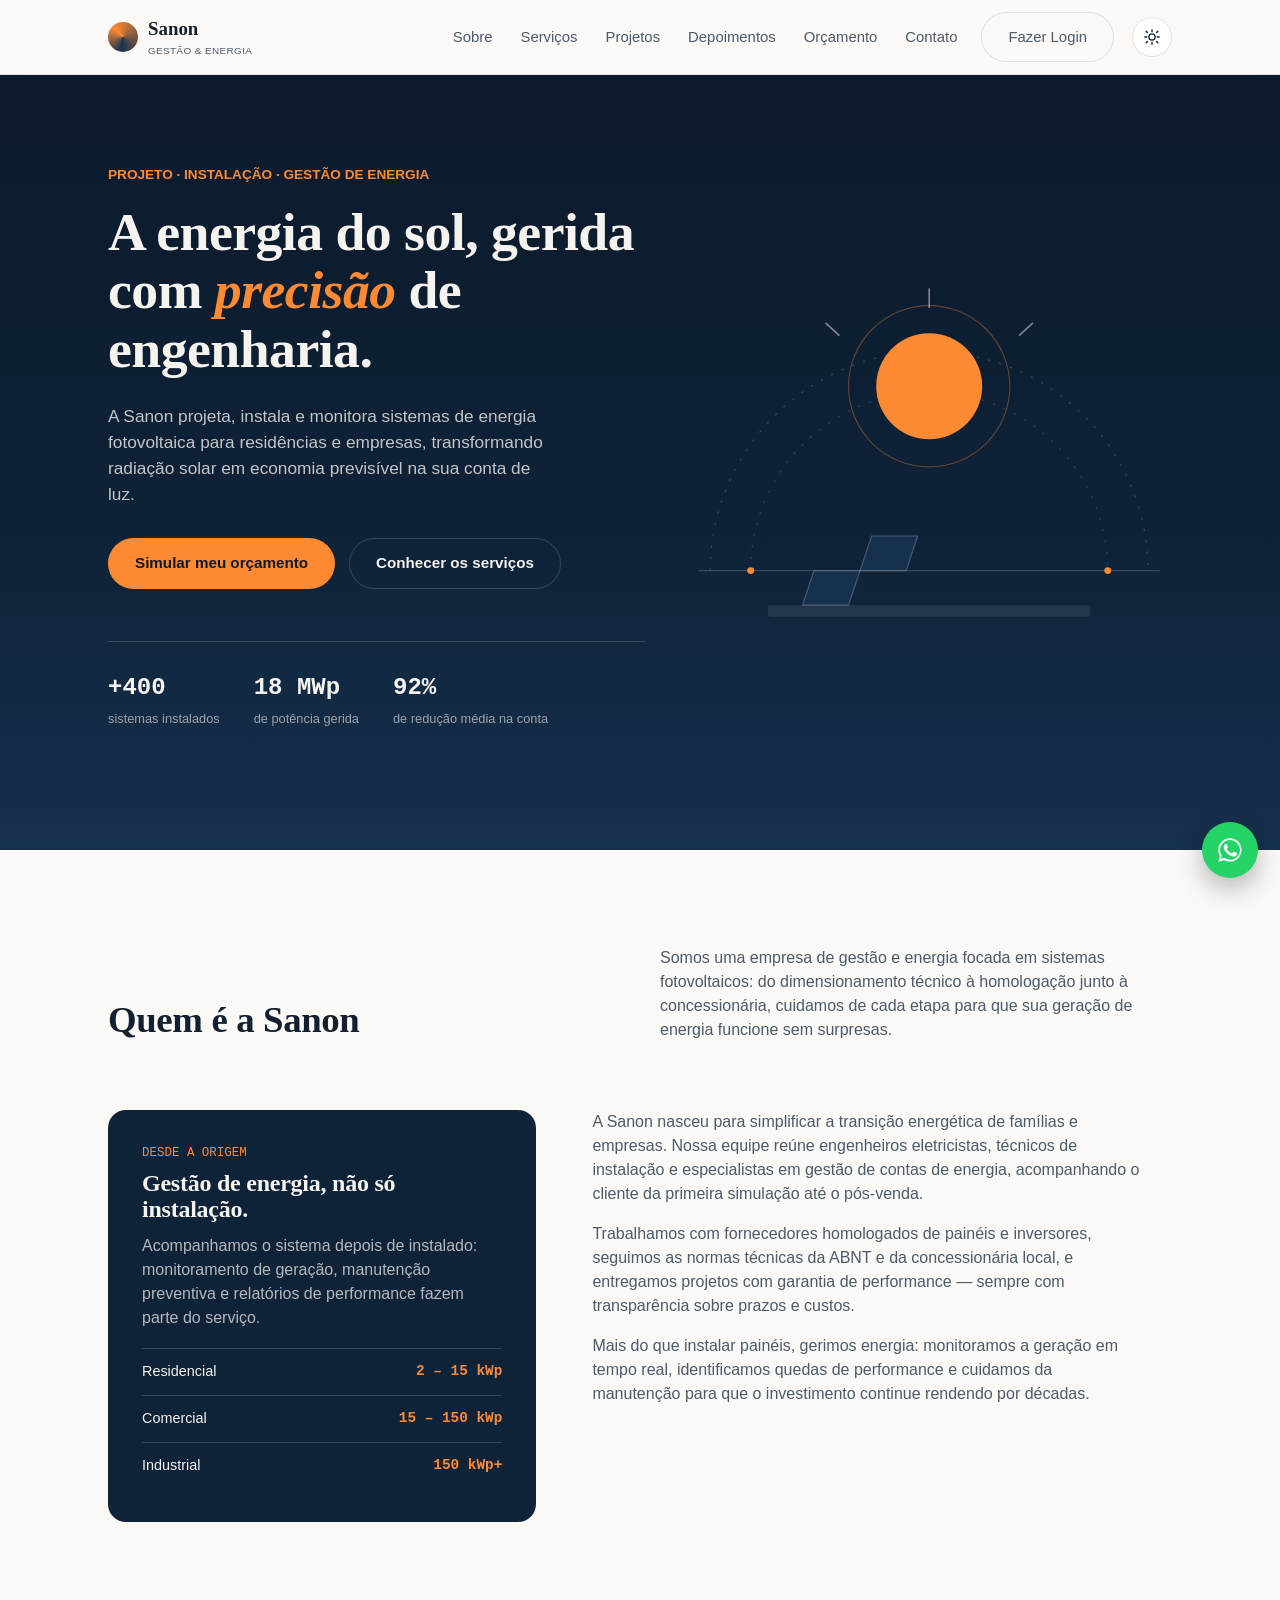
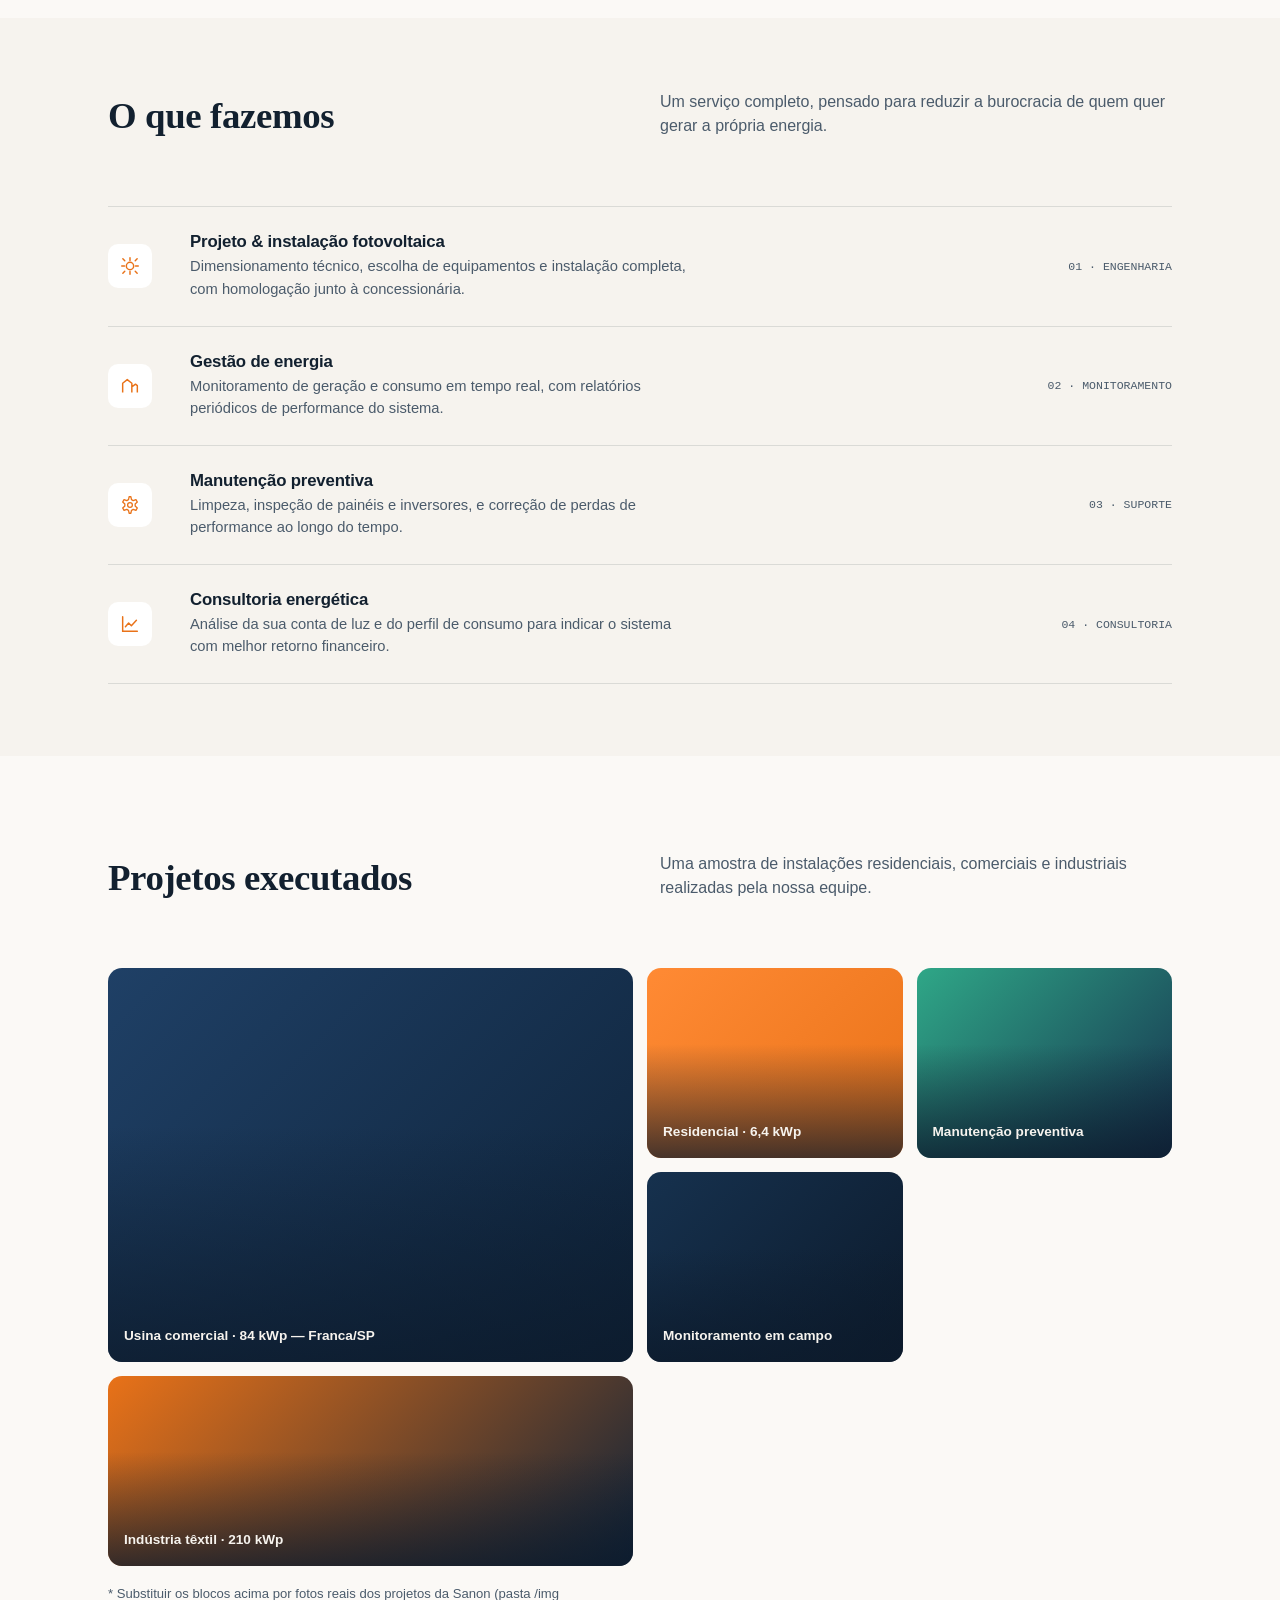
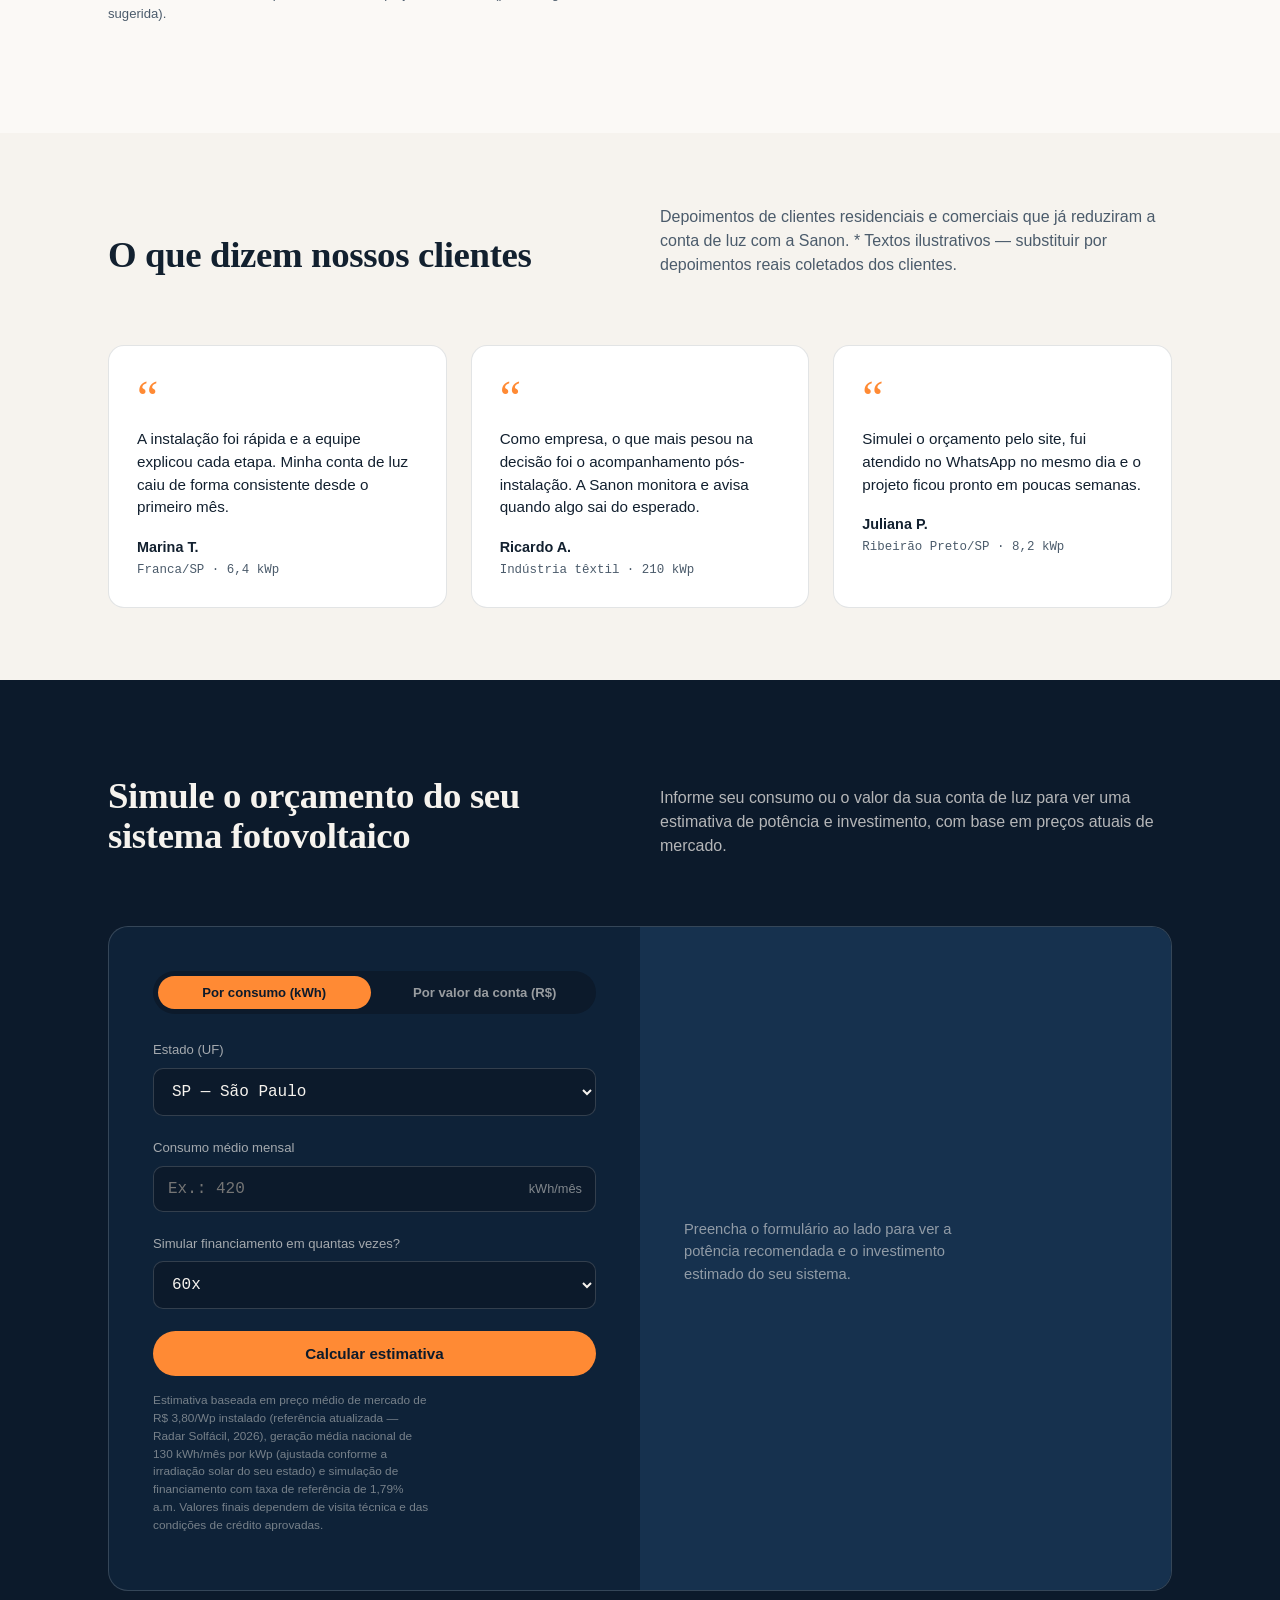
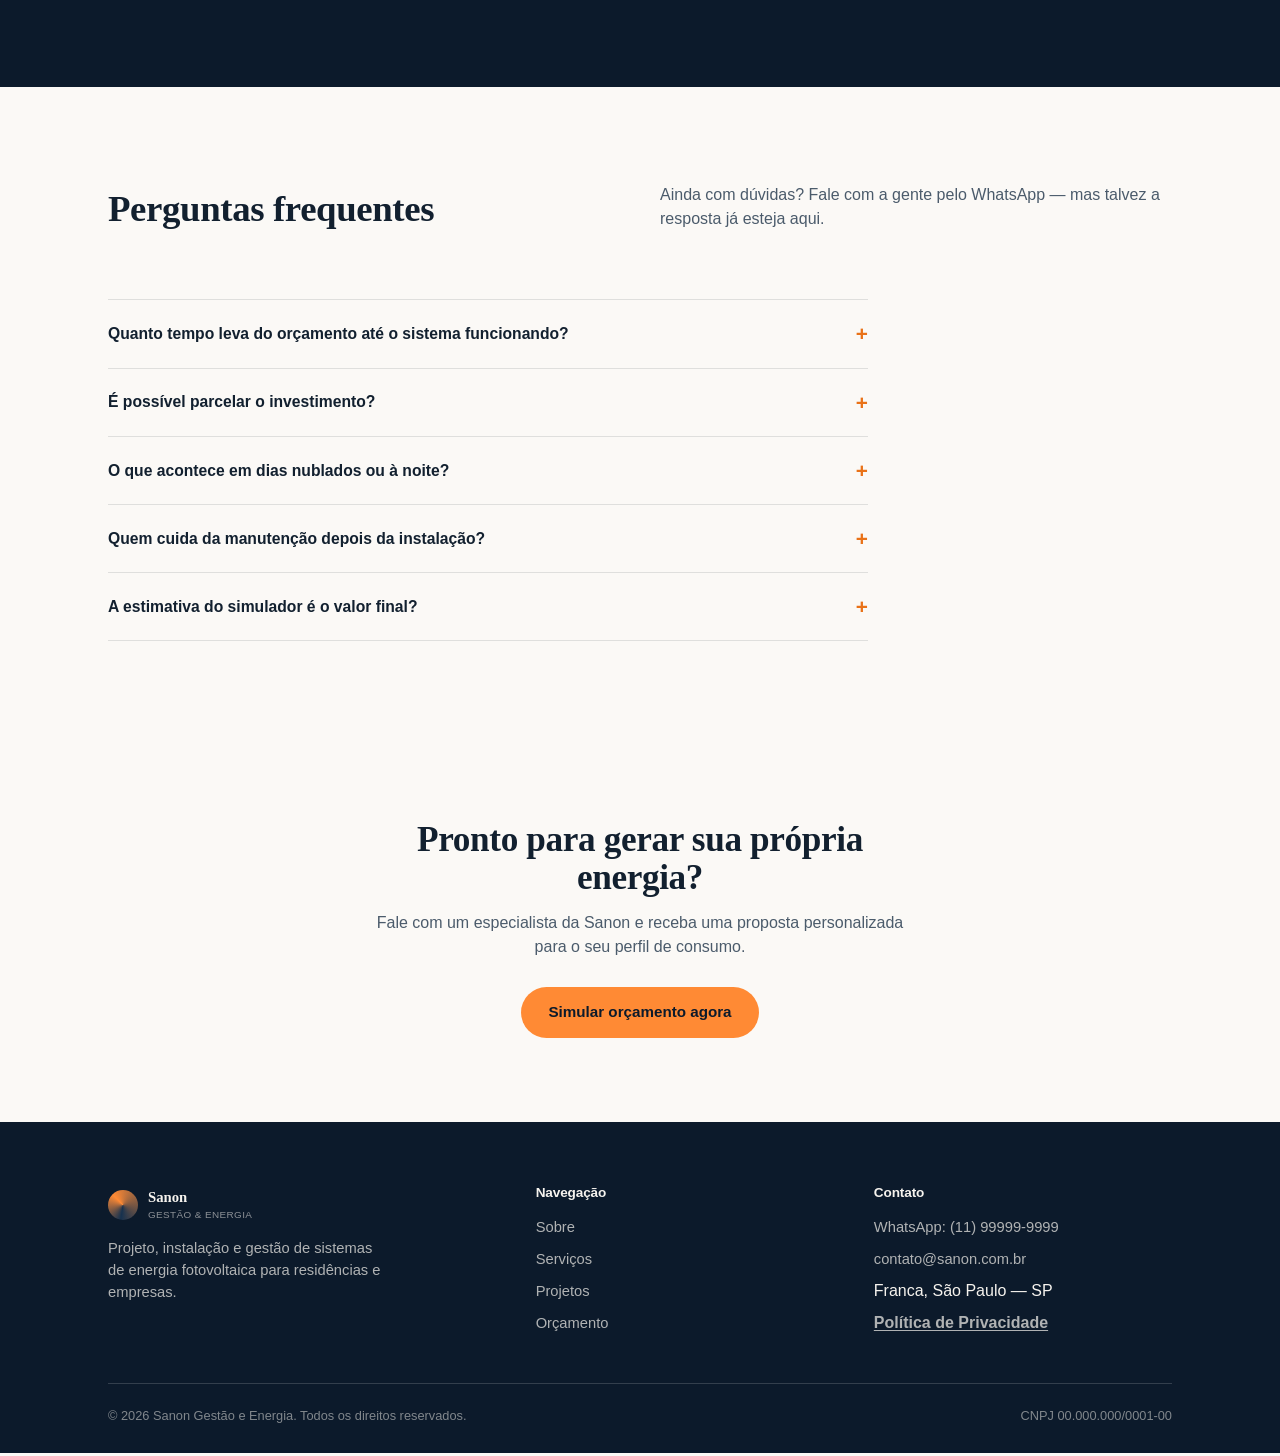
<file: index.html>
<!DOCTYPE html>
<html lang="pt-BR">
<head>
<meta charset="UTF-8">
<meta name="viewport" content="width=device-width, initial-scale=1.0">
<title>Sanon Gestão e Energia — Energia solar fotovoltaica</title>
<meta name="description" content="Sanon Gestão e Energia: projeto, instalação e gestão de sistemas fotovoltaicos. Simule seu orçamento e fale com nossos especialistas.">
<meta name="theme-color" content="#0c1a2b">
<!-- Open Graph / redes sociais -->
<meta property="og:type" content="website">
<meta property="og:site_name" content="Sanon Gestão e Energia">
<meta property="og:title" content="Sanon Gestão e Energia — Energia solar fotovoltaica">
<meta property="og:description" content="Projeto, instalação e gestão de sistemas de energia fotovoltaica para residências e empresas. Simule seu orçamento em minutos.">
<meta property="og:locale" content="pt_BR">
<meta name="twitter:card" content="summary">
<!-- Favicon (marca da Sanon em SVG embutido, sem depender de arquivo externo) -->
<link rel="icon" type="image/svg+xml" href="data:image/svg+xml,%3Csvg xmlns='http://www.w3.org/2000/svg' viewBox='0 0 32 32'%3E%3Ccircle cx='16' cy='16' r='15' fill='%23ff8a34'/%3E%3Cpath d='M16 1a15 15 0 000 30z' fill='%2316314e'/%3E%3C/svg%3E">
<!-- Aplica o tema salvo (claro/escuro) antes de pintar a página, evitando "flash" -->
<script>
(function(){
  try{
    var t = localStorage.getItem('sanon_theme');
    if(!t){ t = window.matchMedia && window.matchMedia('(prefers-color-scheme: dark)').matches ? 'dark' : 'light'; }
    document.documentElement.setAttribute('data-theme', t);
  }catch(e){}
})();
</script>
<!-- CSS: index.css (contém a base + os estilos da home) -->
<link rel="stylesheet" href="index.css">
</head>
<body>

<header class="site-header">
  <div class="container">
    <a href="index.html" class="brand">
      <span class="brand-mark" aria-hidden="true"></span>
      <span>Sanon<small>GESTÃO &amp; ENERGIA</small></span>
    </a>

    <nav class="main-nav">
      <ul>
        <li><a href="#sobre">Sobre</a></li>
        <li><a href="#servicos">Serviços</a></li>
        <li><a href="#galeria">Projetos</a></li>
        <li><a href="#depoimentos">Depoimentos</a></li>
        <li><a href="#orcamento">Orçamento</a></li>
        <li><a href="#contato">Contato</a></li>
      </ul>
      <div id="auth-slot">
        <a href="Login.html" class="btn btn-ghost">Fazer Login</a>
      </div>

      <button class="theme-toggle" id="theme-toggle" type="button" aria-label="Alternar tema claro/escuro">
        <svg class="icon-sun" viewBox="0 0 24 24" fill="none" stroke="currentColor" stroke-width="1.8" stroke-linecap="round"><circle cx="12" cy="12" r="4.2"/><path d="M12 2.5v2.4M12 19.1v2.4M4.2 4.2l1.7 1.7M18.1 18.1l1.7 1.7M2.5 12h2.4M19.1 12h2.4M4.2 19.8l1.7-1.7M18.1 5.9l1.7-1.7"/></svg>
        <svg class="icon-moon" viewBox="0 0 24 24" fill="none" stroke="currentColor" stroke-width="1.8" stroke-linecap="round" stroke-linejoin="round"><path d="M20.5 14.5a8.5 8.5 0 1 1-9-11 7 7 0 0 0 9 11z"/></svg>
      </button>
    </nav>

    <button class="nav-toggle" aria-label="Abrir menu">
      <span></span><span></span><span></span>
    </button>
  </div>
</header>

<main>

  <!-- HERO -->
  <section class="hero">
    <div class="container">
      <div class="hero-copy">
        <p class="hero-eyebrow">PROJETO · INSTALAÇÃO · GESTÃO DE ENERGIA</p>
        <h1>A energia do sol, gerida com <em>precisão</em> de engenharia.</h1>
        <p class="lede">A Sanon projeta, instala e monitora sistemas de energia fotovoltaica para residências e empresas, transformando radiação solar em economia previsível na sua conta de luz.</p>
        <div class="hero-actions">
          <a href="#orcamento" class="btn btn-primary">Simular meu orçamento</a>
          <a href="#servicos" class="btn btn-ghost-inv">Conhecer os serviços</a>
        </div>
        <div class="hero-stats">
          <div class="stat"><b>+400</b><span>sistemas instalados</span></div>
          <div class="stat"><b>18 MWp</b><span>de potência gerida</span></div>
          <div class="stat"><b>92%</b><span>de redução média na conta</span></div>
        </div>
      </div>

      <div class="hero-art" aria-hidden="true">
        <svg class="sun-arc-svg" viewBox="0 0 420 380" fill="none" xmlns="http://www.w3.org/2000/svg">
          <path d="M20 300 A 190 190 0 0 1 400 300" stroke="rgba(246,243,238,0.18)" stroke-width="1" stroke-dasharray="2 8"/>
          <path d="M55 300 A 155 155 0 0 1 365 300" stroke="rgba(246,243,238,0.14)" stroke-width="1" stroke-dasharray="2 8"/>
          <line x1="10" y1="300" x2="410" y2="300" stroke="rgba(246,243,238,0.18)" stroke-width="1"/>
          <circle cx="210" cy="140" r="46" fill="#ff8a34"/>
          <circle cx="210" cy="140" r="70" stroke="rgba(255,138,52,0.35)" stroke-width="1"/>
          <circle cx="55" cy="300" r="3" fill="#ff8a34"/>
          <circle cx="365" cy="300" r="3" fill="#ff8a34"/>
          <g stroke="rgba(246,243,238,0.5)" stroke-width="1.4">
            <line x1="210" y1="55" x2="210" y2="72"/>
            <line x1="120" y1="85" x2="132" y2="96"/>
            <line x1="300" y1="85" x2="288" y2="96"/>
          </g>
          <rect x="70" y="330" width="280" height="10" rx="2" fill="rgba(246,243,238,0.08)"/>
          <g fill="#16314e" stroke="rgba(246,243,238,0.25)" stroke-width="1">
            <polygon points="100,330 140,330 150,300 110,300"/>
            <polygon points="150,300 190,300 200,270 160,270"/>
          </g>
        </svg>
      </div>
    </div>
  </section>

  <!-- SOBRE -->
  <section class="section" id="sobre">
    <div class="container">
      <div class="section-head">
        <h2>Quem é a Sanon</h2>
        <p>Somos uma empresa de gestão e energia focada em sistemas fotovoltaicos: do dimensionamento técnico à homologação junto à concessionária, cuidamos de cada etapa para que sua geração de energia funcione sem surpresas.</p>
      </div>

      <div class="about-grid">
        <div class="about-figure">
          <p class="figure-number">DESDE A ORIGEM</p>
          <h3>Gestão de energia, não só instalação.</h3>
          <p style="color:rgba(246,243,238,0.72)">Acompanhamos o sistema depois de instalado: monitoramento de geração, manutenção preventiva e relatórios de performance fazem parte do serviço.</p>
          <ul class="about-list">
            <li><span>Residencial</span><b>2 – 15 kWp</b></li>
            <li><span>Comercial</span><b>15 – 150 kWp</b></li>
            <li><span>Industrial</span><b>150 kWp+</b></li>
          </ul>
        </div>

        <div>
          <p>A Sanon nasceu para simplificar a transição energética de famílias e empresas. Nossa equipe reúne engenheiros eletricistas, técnicos de instalação e especialistas em gestão de contas de energia, acompanhando o cliente da primeira simulação até o pós-venda.</p>
          <p>Trabalhamos com fornecedores homologados de painéis e inversores, seguimos as normas técnicas da ABNT e da concessionária local, e entregamos projetos com garantia de performance — sempre com transparência sobre prazos e custos.</p>
          <p>Mais do que instalar painéis, gerimos energia: monitoramos a geração em tempo real, identificamos quedas de performance e cuidamos da manutenção para que o investimento continue rendendo por décadas.</p>
        </div>
      </div>
    </div>
  </section>

  <!-- SERVIÇOS -->
  <section class="section section-tight" id="servicos" style="background:var(--bg-surface-alt)">
    <div class="container">
      <div class="section-head">
        <h2>O que fazemos</h2>
        <p>Um serviço completo, pensado para reduzir a burocracia de quem quer gerar a própria energia.</p>
      </div>

      <div class="services-list">
        <div class="service-row">
          <div class="icon">
            <svg width="22" height="22" viewBox="0 0 24 24" fill="none"><path d="M12 3v3M12 18v3M4.2 4.2l2.1 2.1M17.7 17.7l2.1 2.1M3 12h3M18 12h3M4.2 19.8l2.1-2.1M17.7 6.3l2.1-2.1" stroke="currentColor" stroke-width="1.6" stroke-linecap="round"/><circle cx="12" cy="12" r="4" stroke="currentColor" stroke-width="1.6"/></svg>
          </div>
          <div>
            <h4>Projeto &amp; instalação fotovoltaica</h4>
            <p>Dimensionamento técnico, escolha de equipamentos e instalação completa, com homologação junto à concessionária.</p>
          </div>
          <span class="tag">01 · ENGENHARIA</span>
        </div>

        <div class="service-row">
          <div class="icon">
            <svg width="22" height="22" viewBox="0 0 24 24" fill="none"><path d="M4 19V9l5-4 5 4v10M14 19v-6l4-3 2 1.6V19" stroke="currentColor" stroke-width="1.6" stroke-linejoin="round"/></svg>
          </div>
          <div>
            <h4>Gestão de energia</h4>
            <p>Monitoramento de geração e consumo em tempo real, com relatórios periódicos de performance do sistema.</p>
          </div>
          <span class="tag">02 · MONITORAMENTO</span>
        </div>

        <div class="service-row">
          <div class="icon">
            <svg width="22" height="22" viewBox="0 0 24 24" fill="none"><path d="M11 3h2l.6 3.2a6.9 6.9 0 0 1 1.9 1.1l3-1.1 1.5 2.6-2.4 2.1a7 7 0 0 1 0 2.2l2.4 2.1-1.5 2.6-3-1.1a6.9 6.9 0 0 1-1.9 1.1L13 21h-2l-.6-3.2a6.9 6.9 0 0 1-1.9-1.1l-3 1.1-1.5-2.6 2.4-2.1a7 7 0 0 1 0-2.2L4 8.8l1.5-2.6 3 1.1a6.9 6.9 0 0 1 1.9-1.1L11 3z" stroke="currentColor" stroke-width="1.4" stroke-linejoin="round"/><circle cx="12" cy="12" r="2.6" stroke="currentColor" stroke-width="1.4"/></svg>
          </div>
          <div>
            <h4>Manutenção preventiva</h4>
            <p>Limpeza, inspeção de painéis e inversores, e correção de perdas de performance ao longo do tempo.</p>
          </div>
          <span class="tag">03 · SUPORTE</span>
        </div>

        <div class="service-row">
          <div class="icon">
            <svg width="22" height="22" viewBox="0 0 24 24" fill="none"><path d="M4 4v16h16" stroke="currentColor" stroke-width="1.6" stroke-linecap="round"/><path d="M7 15l3.5-4 3 3L19 8" stroke="currentColor" stroke-width="1.6" stroke-linecap="round" stroke-linejoin="round"/></svg>
          </div>
          <div>
            <h4>Consultoria energética</h4>
            <p>Análise da sua conta de luz e do perfil de consumo para indicar o sistema com melhor retorno financeiro.</p>
          </div>
          <span class="tag">04 · CONSULTORIA</span>
        </div>
      </div>
    </div>
  </section>

  <!-- GALERIA -->
  <section class="section" id="galeria">
    <div class="container">
      <div class="section-head">
        <h2>Projetos executados</h2>
        <p>Uma amostra de instalações residenciais, comerciais e industriais realizadas pela nossa equipe.</p>
      </div>

      <div class="gallery-grid">
        <div class="gallery-item g1"><span>Usina comercial · 84 kWp — Franca/SP</span></div>
        <div class="gallery-item g2"><span>Residencial · 6,4 kWp</span></div>
        <div class="gallery-item g3"><span>Manutenção preventiva</span></div>
        <div class="gallery-item g4"><span>Monitoramento em campo</span></div>
        <div class="gallery-item g5"><span>Indústria têxtil · 210 kWp</span></div>
      </div>
      <p class="gallery-note">* Substituir os blocos acima por fotos reais dos projetos da Sanon (pasta /img sugerida).</p>
    </div>
  </section>

  <!-- DEPOIMENTOS -->
  <section class="section section-tight" id="depoimentos" style="background:var(--bg-surface-alt)">
    <div class="container">
      <div class="section-head">
        <h2>O que dizem nossos clientes</h2>
        <p>Depoimentos de clientes residenciais e comerciais que já reduziram a conta de luz com a Sanon. * Textos ilustrativos — substituir por depoimentos reais coletados dos clientes.</p>
      </div>

      <div class="testimonials-grid">
        <blockquote class="testimonial-card">
          <p>A instalação foi rápida e a equipe explicou cada etapa. Minha conta de luz caiu de forma consistente desde o primeiro mês.</p>
          <footer><b>Marina T.</b><span>Franca/SP · 6,4 kWp</span></footer>
        </blockquote>
        <blockquote class="testimonial-card">
          <p>Como empresa, o que mais pesou na decisão foi o acompanhamento pós-instalação. A Sanon monitora e avisa quando algo sai do esperado.</p>
          <footer><b>Ricardo A.</b><span>Indústria têxtil · 210 kWp</span></footer>
        </blockquote>
        <blockquote class="testimonial-card">
          <p>Simulei o orçamento pelo site, fui atendido no WhatsApp no mesmo dia e o projeto ficou pronto em poucas semanas.</p>
          <footer><b>Juliana P.</b><span>Ribeirão Preto/SP · 8,2 kWp</span></footer>
        </blockquote>
      </div>
    </div>
  </section>

  <!-- ORÇAMENTO -->
  <section class="section quote-section" id="orcamento">
    <div class="container">
      <div class="section-head section-on-dark">
        <h2>Simule o orçamento do seu sistema fotovoltaico</h2>
        <p>Informe seu consumo ou o valor da sua conta de luz para ver uma estimativa de potência e investimento, com base em preços atuais de mercado.</p>
      </div>

      <div class="quote-panel">
        <div class="quote-form">
          <div class="mode-toggle">
            <button type="button" data-mode="consumo" class="active">Por consumo (kWh)</button>
            <button type="button" data-mode="conta">Por valor da conta (R$)</button>
          </div>

          <form id="quote-form">
            <div class="field-group">
              <label for="input-uf">Estado (UF)</label>
              <div class="input-wrap">
                <select id="input-uf">
                  <option value="AC">AC — Acre</option>
                  <option value="AL">AL — Alagoas</option>
                  <option value="AP">AP — Amapá</option>
                  <option value="AM">AM — Amazonas</option>
                  <option value="BA">BA — Bahia</option>
                  <option value="CE">CE — Ceará</option>
                  <option value="DF">DF — Distrito Federal</option>
                  <option value="ES">ES — Espírito Santo</option>
                  <option value="GO">GO — Goiás</option>
                  <option value="MA">MA — Maranhão</option>
                  <option value="MT">MT — Mato Grosso</option>
                  <option value="MS">MS — Mato Grosso do Sul</option>
                  <option value="MG">MG — Minas Gerais</option>
                  <option value="PA">PA — Pará</option>
                  <option value="PB">PB — Paraíba</option>
                  <option value="PR">PR — Paraná</option>
                  <option value="PE">PE — Pernambuco</option>
                  <option value="PI">PI — Piauí</option>
                  <option value="RJ">RJ — Rio de Janeiro</option>
                  <option value="RN">RN — Rio Grande do Norte</option>
                  <option value="RS">RS — Rio Grande do Sul</option>
                  <option value="RO">RO — Rondônia</option>
                  <option value="RR">RR — Roraima</option>
                  <option value="SC">SC — Santa Catarina</option>
                  <option value="SP" selected>SP — São Paulo</option>
                  <option value="SE">SE — Sergipe</option>
                  <option value="TO">TO — Tocantins</option>
                </select>
              </div>
            </div>

            <div class="field-group" id="field-consumo">
              <label for="input-consumo">Consumo médio mensal</label>
              <div class="input-wrap">
                <input type="number" id="input-consumo" min="1" step="1" placeholder="Ex.: 420" inputmode="numeric">
                <span class="input-suffix">kWh/mês</span>
              </div>
            </div>

            <div class="field-group" id="field-conta" style="display:none">
              <label for="input-conta">Valor médio da conta de luz</label>
              <div class="input-wrap">
                <input type="number" id="input-conta" min="1" step="1" placeholder="Ex.: 480" inputmode="numeric">
                <span class="input-suffix">R$/mês</span>
              </div>
            </div>

            <div class="field-group">
              <label for="input-parcelas">Simular financiamento em quantas vezes?</label>
              <div class="input-wrap">
                <select id="input-parcelas">
                  <option value="1">À vista</option>
                  <option value="36">36x</option>
                  <option value="48">48x</option>
                  <option value="60" selected>60x</option>
                  <option value="72">72x</option>
                  <option value="84">84x</option>
                </select>
              </div>
            </div>

            <button type="submit" class="btn btn-primary btn-block">Calcular estimativa</button>
          </form>

          <p class="price-note">Estimativa baseada em preço médio de mercado de R$ 3,80/Wp instalado (referência atualizada — Radar Solfácil, 2026), geração média nacional de 130 kWh/mês por kWp (ajustada conforme a irradiação solar do seu estado) e simulação de financiamento com taxa de referência de 1,79% a.m. Valores finais dependem de visita técnica e das condições de crédito aprovadas.</p>
        </div>

        <div class="quote-result">
          <p class="result-placeholder" id="result-placeholder">Preencha o formulário ao lado para ver a potência recomendada e o investimento estimado do seu sistema.</p>

          <div id="quote-result-box" style="display:none">
            <p class="result-label">Investimento estimado</p>
            <p class="result-price" id="result-price">R$ 0</p>
            <p class="result-sub">Valor de referência, sujeito a confirmação técnica</p>

            <div class="result-breakdown">
              <div><span>Potência recomendada</span><span id="result-kwp">—</span></div>
              <div><span>Consumo considerado</span><span id="result-kwh">—</span></div>
              <div><span>Payback estimado</span><span id="result-payback">—</span></div>
              <div id="result-parcela-row" style="display:none"><span>Parcela estimada</span><span id="result-parcela">—</span></div>
            </div>

            <div class="savings-chart-wrap" id="savings-chart-wrap" style="display:none">
              <p class="result-label">Economia estimada em 25 anos</p>
              <canvas id="savings-chart" width="600" height="220" role="img" aria-label="Gráfico comparando o gasto acumulado com e sem energia solar ao longo de 25 anos"></canvas>
              <p class="chart-legend"><span class="dot dot-without"></span>Sem energia solar<span class="dot dot-with"></span>Com energia solar</p>
              <p class="result-sub" id="savings-summary"></p>
            </div>

            <button class="btn btn-primary btn-block" id="quote-cta">Confirmar e solicitar orçamento</button>
            <div class="login-gate" id="login-gate">
              Para enviar sua simulação para o nosso WhatsApp, faça login ou crie seu cadastro. <a href="Login.html">Entrar agora →</a>
            </div>
          </div>
        </div>
      </div>
    </div>
  </section>

  <!-- FAQ -->
  <section class="section" id="faq">
    <div class="container">
      <div class="section-head">
        <h2>Perguntas frequentes</h2>
        <p>Ainda com dúvidas? Fale com a gente pelo WhatsApp — mas talvez a resposta já esteja aqui.</p>
      </div>

      <div class="faq-list">
        <details class="faq-item">
          <summary>Quanto tempo leva do orçamento até o sistema funcionando?</summary>
          <p>Em geral, de 30 a 60 dias entre o fechamento do projeto, a instalação e a homologação junto à concessionária local — o prazo pode variar conforme a fila da distribuidora na sua região.</p>
        </details>
        <details class="faq-item">
          <summary>É possível parcelar o investimento?</summary>
          <p>Sim. Trabalhamos com financiamento em até 84x através de instituições parceiras. Você pode simular o valor aproximado da parcela na calculadora de orçamento acima.</p>
        </details>
        <details class="faq-item">
          <summary>O que acontece em dias nublados ou à noite?</summary>
          <p>O sistema gera menos energia em dias nublados e nada durante a noite, mas o excedente gerado em outros momentos é injetado na rede e vira crédito de energia, compensado na sua conta pela concessionária.</p>
        </details>
        <details class="faq-item">
          <summary>Quem cuida da manutenção depois da instalação?</summary>
          <p>A Sanon gerencia o sistema depois de instalado: monitoramento de geração, limpeza periódica dos painéis e correção de eventuais quedas de performance fazem parte do serviço.</p>
        </details>
        <details class="faq-item">
          <summary>A estimativa do simulador é o valor final?</summary>
          <p>Não. É uma referência baseada em preço médio de mercado e no seu consumo informado. O valor final depende de uma visita técnica, do tipo de telhado/estrutura e das condições de acesso à rede na sua região.</p>
        </details>
      </div>
    </div>
  </section>

  <!-- CTA FINAL -->
  <section class="final-cta" id="contato">
    <div class="container">
      <h2>Pronto para gerar sua própria energia?</h2>
      <p>Fale com um especialista da Sanon e receba uma proposta personalizada para o seu perfil de consumo.</p>
      <a href="#orcamento" class="btn btn-primary">Simular orçamento agora</a>
    </div>
  </section>

</main>

<!-- MODAL: Meu Perfil (só é aberto quando o usuário está logado) -->
<div class="modal-overlay" id="profile-modal">
  <div class="modal-card">
    <button class="modal-close" id="profile-close" type="button" aria-label="Fechar">×</button>
    <h3>Meu perfil</h3>
    <p>Atualize sua foto, endereço e demais dados. Essas informações são salvas neste navegador.</p>

    <form id="profile-form" novalidate>
      <div class="avatar-edit">
        <div class="avatar-preview" id="avatar-preview"></div>
        <label class="btn btn-ghost btn-sm" for="profile-foto" style="cursor:pointer">Alterar foto</label>
        <input type="file" id="profile-foto" accept="image/*" hidden>
      </div>

      <div class="field">
        <label for="profile-nome">Nome completo</label>
        <input type="text" id="profile-nome" required>
      </div>
      <div class="field">
        <label for="profile-email">E-mail</label>
        <input type="email" id="profile-email" disabled>
      </div>
      <div class="field">
        <label for="profile-telefone">Telefone / WhatsApp</label>
        <input type="tel" id="profile-telefone" placeholder="(11) 99999-9999">
      </div>
      <div class="field">
        <label for="profile-endereco">Endereço</label>
        <input type="text" id="profile-endereco" placeholder="Rua, número, bairro, cidade - UF">
      </div>

      <div class="form-msg" id="profile-msg"></div>
      <button type="submit" class="btn btn-primary btn-block">Salvar alterações</button>
    </form>
  </div>
</div>

<!-- MODAL: Minha usina (monitoramento — dados de demonstração, só é aberto quando logado) -->
<div class="modal-overlay" id="usina-modal">
  <div class="modal-card">
    <button class="modal-close" id="usina-close" type="button" aria-label="Fechar">×</button>
    <h3>Minha usina</h3>
    <span class="usina-demo-badge">Dados de demonstração</span>
    <p>Estes números são simulados para fins de demonstração. Em breve esta área será conectada ao monitoramento real do seu inversor.</p>

    <div class="usina-stats">
      <div class="usina-stat"><span>Potência instalada</span><b id="usina-kwp">—</b></div>
      <div class="usina-stat"><span>Geração hoje</span><b id="usina-hoje">—</b></div>
      <div class="usina-stat"><span>Geração no mês</span><b id="usina-mes">—</b></div>
      <div class="usina-stat"><span>Economia no mês</span><b id="usina-economia">—</b></div>
    </div>

    <p class="result-label" style="color:var(--text-muted)">Geração dos últimos 7 dias</p>
    <div class="usina-bars" id="usina-bars"></div>
    <div class="usina-bars-labels" id="usina-bars-labels"></div>
  </div>
</div>

<!-- MODAL: Política de Privacidade (compartilhado com Login.html) -->
<div class="modal-overlay" id="privacy-modal">
  <div class="modal-card">
    <button class="modal-close" id="privacy-close" type="button" aria-label="Fechar">×</button>
    <h3>Política de Privacidade</h3>
    <div class="privacy-text">
      <h4>Quais dados coletamos</h4>
      <p>Ao criar uma conta ou usar o simulador de orçamento, podemos coletar seu nome, e-mail, telefone, endereço e, se você enviar, uma foto de perfil.</p>
      <h4>Onde os dados ficam armazenados</h4>
      <p>Neste site de demonstração, os dados são salvos apenas no armazenamento local do seu próprio navegador (localStorage/sessionStorage) — não são enviados a nenhum servidor da Sanon. Limpar os dados do navegador apaga essas informações.</p>
      <h4>Como usamos seus dados</h4>
      <p>Usamos as informações apenas para simular o orçamento, manter sua sessão de login e preencher a mensagem enviada ao nosso WhatsApp quando você solicita um orçamento.</p>
      <h4>Seus direitos (LGPD)</h4>
      <p>Você pode acessar, corrigir ou apagar seus dados a qualquer momento em "Meu perfil" ou limpando os dados do site no seu navegador. Em caso de dúvidas sobre privacidade, entre em contato pelo e-mail contato@sanon.com.br.</p>
    </div>
  </div>
</div>

<!-- Botão flutuante do WhatsApp -->
<a class="whatsapp-float" href="https://wa.me/5511999999999?text=Ol%C3%A1%2C%20Sanon!%20Quero%20saber%20mais%20sobre%20energia%20solar." target="_blank" rel="noopener" aria-label="Falar com a Sanon no WhatsApp">
  <svg viewBox="0 0 24 24" fill="#ffffff"><path d="M17.5 14.4c-.3-.1-1.7-.9-2-1-.3-.1-.5-.1-.7.1-.2.3-.8 1-.9 1.1-.2.2-.3.2-.6.1-.3-.1-1.2-.4-2.3-1.4-.9-.8-1.4-1.7-1.6-2-.2-.3 0-.5.1-.6.1-.1.3-.3.4-.5.1-.1.2-.3.3-.4.1-.2 0-.4 0-.5C10.1 9 9.6 7.8 9.4 7.3c-.2-.5-.4-.4-.6-.4h-.5c-.2 0-.5.1-.7.3-.3.3-1 1-1 2.4s1 2.8 1.2 3c.1.2 2 3 4.8 4.3.7.3 1.2.5 1.6.6.7.2 1.3.2 1.8.1.5-.1 1.7-.7 1.9-1.4.2-.7.2-1.2.2-1.4-.1-.1-.3-.2-.6-.3z"/><path d="M12 2C6.5 2 2 6.5 2 12c0 1.9.5 3.6 1.4 5.1L2 22l5-1.3c1.4.8 3.1 1.2 4.9 1.2 5.5 0 10-4.5 10-10S17.5 2 12 2zm0 18.2c-1.7 0-3.2-.5-4.6-1.3l-.3-.2-3 .8.8-2.9-.2-.3C3.9 15 3.4 13.5 3.4 12c0-4.7 3.9-8.6 8.6-8.6 4.7 0 8.6 3.9 8.6 8.6 0 4.8-3.9 8.6-8.6 8.6z"/></svg>
</a>

<footer class="site-footer">
  <div class="container">
    <div class="footer-grid">
      <div>
        <a href="index.html" class="brand" style="color:var(--sand-100)">
          <span class="brand-mark" aria-hidden="true"></span>
          <span>Sanon<small style="color:rgba(246,243,238,0.55)">GESTÃO &amp; ENERGIA</small></span>
        </a>
        <p style="margin-top:14px;max-width:34ch">Projeto, instalação e gestão de sistemas de energia fotovoltaica para residências e empresas.</p>
      </div>
      <div>
        <h4>Navegação</h4>
        <ul>
          <li><a href="#sobre">Sobre</a></li>
          <li><a href="#servicos">Serviços</a></li>
          <li><a href="#galeria">Projetos</a></li>
          <li><a href="#orcamento">Orçamento</a></li>
        </ul>
      </div>
      <div>
        <h4>Contato</h4>
        <ul>
          <li><a href="https://wa.me/5511999999999" target="_blank" rel="noopener">WhatsApp: (11) 99999-9999</a></li>
          <li><a href="mailto:contato@sanon.com.br">contato@sanon.com.br</a></li>
          <li>Franca, São Paulo — SP</li>
          <li><button type="button" class="link-btn" data-open-privacy style="color:rgba(246,243,238,0.7)">Política de Privacidade</button></li>
        </ul>
      </div>
    </div>
    <div class="footer-bottom">
      <span>© 2026 Sanon Gestão e Energia. Todos os direitos reservados.</span>
      <span>CNPJ 00.000.000/0001-00</span>
    </div>
  </div>
</footer>

<!-- JS: index.js (contém a autenticação simulada + a lógica da home) -->
<script src="index.js"></script>
</body>
</html>
</file>
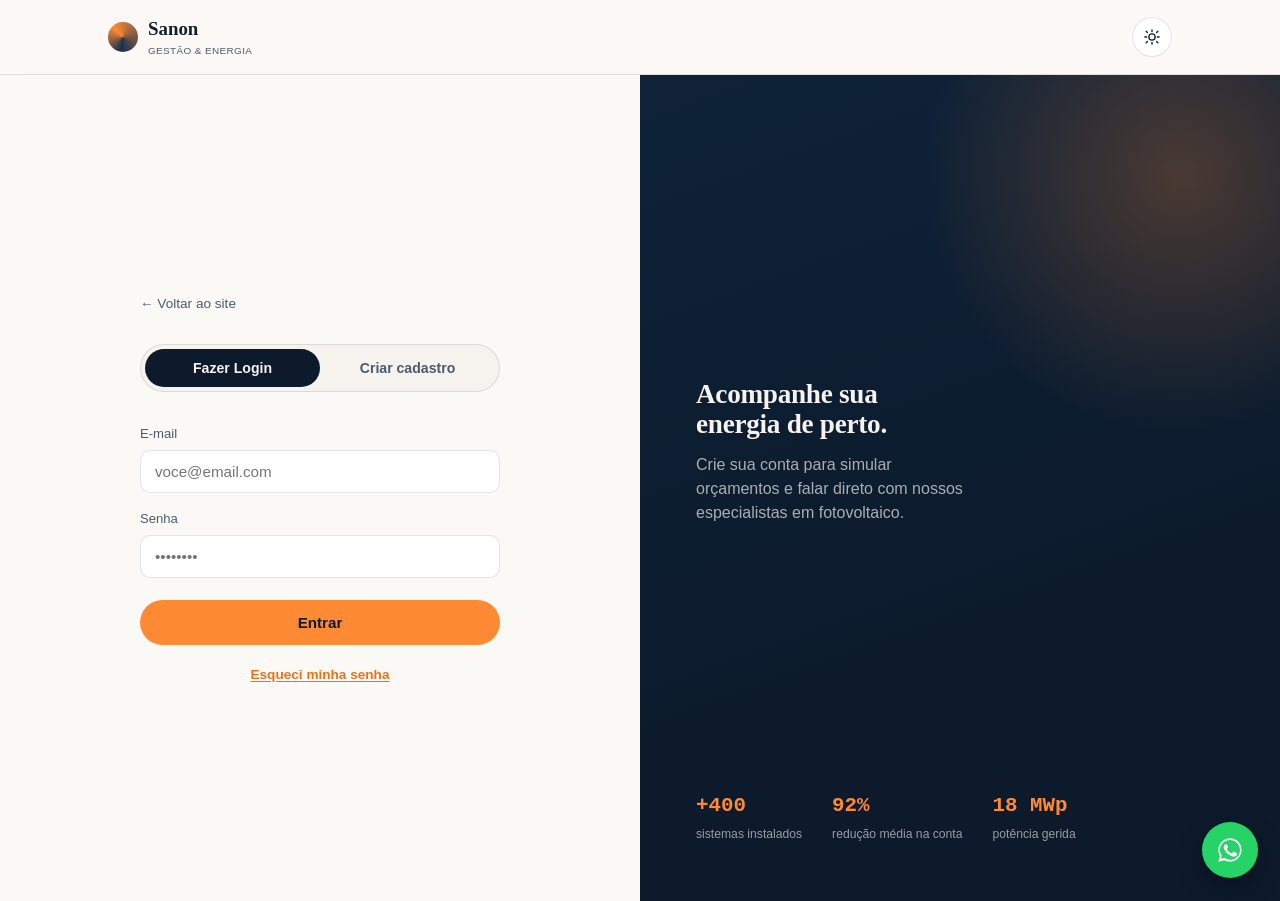
<file: Login.html>
<!DOCTYPE html>
<html lang="pt-BR">
<head>
<meta charset="UTF-8">
<meta name="viewport" content="width=device-width, initial-scale=1.0">
<title>Entrar — Sanon Gestão e Energia</title>
<meta name="description" content="Entre ou crie sua conta na Sanon Gestão e Energia para simular orçamentos de energia solar e acompanhar sua usina.">
<meta name="theme-color" content="#0c1a2b">
<meta property="og:type" content="website">
<meta property="og:site_name" content="Sanon Gestão e Energia">
<meta property="og:title" content="Entrar — Sanon Gestão e Energia">
<meta property="og:locale" content="pt_BR">
<link rel="icon" type="image/svg+xml" href="data:image/svg+xml,%3Csvg xmlns='http://www.w3.org/2000/svg' viewBox='0 0 32 32'%3E%3Ccircle cx='16' cy='16' r='15' fill='%23ff8a34'/%3E%3Cpath d='M16 1a15 15 0 000 30z' fill='%2316314e'/%3E%3C/svg%3E">
<!-- Aplica o tema salvo (claro/escuro) antes de pintar a página, evitando "flash" -->
<script>
(function(){
  try{
    var t = localStorage.getItem('sanon_theme');
    if(!t){ t = window.matchMedia && window.matchMedia('(prefers-color-scheme: dark)').matches ? 'dark' : 'light'; }
    document.documentElement.setAttribute('data-theme', t);
  }catch(e){}
})();
</script>
<!-- CSS: login.css (contém a base + os estilos da tela de login) -->
<link rel="stylesheet" href="Login.css">
</head>
<body>

<header class="site-header">
  <div class="container">
    <a href="index.html" class="brand">
      <span class="brand-mark" aria-hidden="true"></span>
      <span>Sanon<small>GESTÃO &amp; ENERGIA</small></span>
    </a>
    <button class="theme-toggle" id="theme-toggle" type="button" aria-label="Alternar tema claro/escuro">
      <svg class="icon-sun" viewBox="0 0 24 24" fill="none" stroke="currentColor" stroke-width="1.8" stroke-linecap="round"><circle cx="12" cy="12" r="4.2"/><path d="M12 2.5v2.4M12 19.1v2.4M4.2 4.2l1.7 1.7M18.1 18.1l1.7 1.7M2.5 12h2.4M19.1 12h2.4M4.2 19.8l1.7-1.7M18.1 5.9l1.7-1.7"/></svg>
      <svg class="icon-moon" viewBox="0 0 24 24" fill="none" stroke="currentColor" stroke-width="1.8" stroke-linecap="round" stroke-linejoin="round"><path d="M20.5 14.5a8.5 8.5 0 1 1-9-11 7 7 0 0 0 9 11z"/></svg>
    </button>
  </div>
</header>

<div class="auth-shell" id="auth-shell">

  <div class="auth-visual">
    <div class="auth-visual-top"></div>
    <div class="auth-quote">
      <h2>Acompanhe sua energia de perto.</h2>
      <p>Crie sua conta para simular orçamentos e falar direto com nossos especialistas em fotovoltaico.</p>
    </div>
    <div class="auth-mini-stats">
      <div><b>+400</b><span>sistemas instalados</span></div>
      <div><b>92%</b><span>redução média na conta</span></div>
      <div><b>18 MWp</b><span>potência gerida</span></div>
    </div>
  </div>

  <div class="auth-panel">
    <div class="auth-card">
      <a href="index.html" class="back-home">← Voltar ao site</a>

      <div class="tab-toggle" id="tab-toggle">
        <div class="tab-thumb"></div>
        <button type="button" id="tab-login" class="active">Fazer Login</button>
        <button type="button" id="tab-cadastro">Criar cadastro</button>
      </div>

      <div class="auth-forms">
        <!-- LOGIN -->
        <form id="form-login" class="auth-form active" novalidate>
          <div class="field">
            <label for="login-email">E-mail</label>
            <input type="email" id="login-email" required placeholder="voce@email.com">
          </div>
          <div class="field">
            <label for="login-senha">Senha</label>
            <input type="password" id="login-senha" required placeholder="••••••••">
          </div>
          <div class="form-msg" id="login-msg"></div>
          <button type="submit" class="btn btn-primary btn-block">Entrar</button>
          <p class="reset-link"><button type="button" class="link-btn" id="show-reset">Esqueci minha senha</button></p>
        </form>

        <!-- REDEFINIR SENHA -->
        <form id="form-reset" class="auth-form" novalidate>
          <div class="field">
            <label for="reset-email">E-mail da conta</label>
            <input type="email" id="reset-email" required placeholder="voce@email.com">
          </div>
          <div class="field">
            <label for="reset-senha">Nova senha</label>
            <input type="password" id="reset-senha" required placeholder="Mínimo de 6 caracteres">
          </div>
          <div class="field">
            <label for="reset-senha2">Confirmar nova senha</label>
            <input type="password" id="reset-senha2" required placeholder="Repita a nova senha">
          </div>
          <div class="form-msg" id="reset-msg"></div>
          <button type="submit" class="btn btn-primary btn-block">Redefinir senha</button>
          <p class="reset-link"><button type="button" class="link-btn" id="back-to-login">Voltar para o login</button></p>
        </form>

        <!-- CADASTRO -->
        <form id="form-cadastro" class="auth-form" novalidate>
          <div class="field">
            <label for="cad-nome">Nome completo</label>
            <input type="text" id="cad-nome" required placeholder="Seu nome">
          </div>
          <div class="field">
            <label for="cad-email">E-mail</label>
            <input type="email" id="cad-email" required placeholder="voce@email.com">
          </div>
          <div class="field">
            <label for="cad-senha">Senha</label>
            <input type="password" id="cad-senha" required placeholder="Mínimo de 6 caracteres">
          </div>
          <div class="field">
            <label for="cad-senha2">Confirmar senha</label>
            <input type="password" id="cad-senha2" required placeholder="Repita a senha">
          </div>
          <label class="checkbox-field">
            <input type="checkbox" id="cad-lgpd">
            <span>Li e concordo com a <button type="button" class="link-btn" data-open-privacy>Política de Privacidade</button>.</span>
          </label>
          <div class="form-msg" id="cadastro-msg"></div>
          <button type="submit" class="btn btn-primary btn-block">Criar cadastro</button>
        </form>
      </div>
    </div>
  </div>

</div>

<!-- MODAL: Política de Privacidade (compartilhado com index.html) -->
<div class="modal-overlay" id="privacy-modal">
  <div class="modal-card">
    <button class="modal-close" id="privacy-close" type="button" aria-label="Fechar">×</button>
    <h3>Política de Privacidade</h3>
    <div class="privacy-text">
      <h4>Quais dados coletamos</h4>
      <p>Ao criar uma conta, podemos coletar seu nome, e-mail, telefone, endereço e, se você enviar depois em "Meu perfil", uma foto.</p>
      <h4>Onde os dados ficam armazenados</h4>
      <p>Neste site de demonstração, os dados são salvos apenas no armazenamento local do seu próprio navegador (localStorage/sessionStorage) — não são enviados a nenhum servidor da Sanon. Limpar os dados do navegador apaga essas informações.</p>
      <h4>Como usamos seus dados</h4>
      <p>Usamos as informações para autenticar seu login, manter sua sessão e simular seu orçamento fotovoltaico.</p>
      <h4>Seus direitos (LGPD)</h4>
      <p>Você pode acessar, corrigir ou apagar seus dados a qualquer momento em "Meu perfil" ou limpando os dados do site no seu navegador. Em caso de dúvidas, entre em contato pelo e-mail contato@sanon.com.br.</p>
    </div>
  </div>
</div>

<!-- Botão flutuante do WhatsApp -->
<a class="whatsapp-float" href="https://wa.me/5511999999999?text=Ol%C3%A1%2C%20Sanon!%20Preciso%20de%20ajuda%20para%20entrar%20na%20minha%20conta." target="_blank" rel="noopener" aria-label="Falar com a Sanon no WhatsApp">
  <svg viewBox="0 0 24 24" fill="#ffffff"><path d="M17.5 14.4c-.3-.1-1.7-.9-2-1-.3-.1-.5-.1-.7.1-.2.3-.8 1-.9 1.1-.2.2-.3.2-.6.1-.3-.1-1.2-.4-2.3-1.4-.9-.8-1.4-1.7-1.6-2-.2-.3 0-.5.1-.6.1-.1.3-.3.4-.5.1-.1.2-.3.3-.4.1-.2 0-.4 0-.5C10.1 9 9.6 7.8 9.4 7.3c-.2-.5-.4-.4-.6-.4h-.5c-.2 0-.5.1-.7.3-.3.3-1 1-1 2.4s1 2.8 1.2 3c.1.2 2 3 4.8 4.3.7.3 1.2.5 1.6.6.7.2 1.3.2 1.8.1.5-.1 1.7-.7 1.9-1.4.2-.7.2-1.2.2-1.4-.1-.1-.3-.2-.6-.3z"/><path d="M12 2C6.5 2 2 6.5 2 12c0 1.9.5 3.6 1.4 5.1L2 22l5-1.3c1.4.8 3.1 1.2 4.9 1.2 5.5 0 10-4.5 10-10S17.5 2 12 2zm0 18.2c-1.7 0-3.2-.5-4.6-1.3l-.3-.2-3 .8.8-2.9-.2-.3C3.9 15 3.4 13.5 3.4 12c0-4.7 3.9-8.6 8.6-8.6 4.7 0 8.6 3.9 8.6 8.6 0 4.8-3.9 8.6-8.6 8.6z"/></svg>
</a>

<!-- JS: login.js (contém a autenticação simulada + a lógica da tela de login) -->
<script src="Login.js"></script>
</body>
</html>
</file>
<file: index.css>
/* ============ Design tokens ============ */
:root{
  --navy-950: #0c1a2b;
  --navy-900: #0e2238;
  --navy-800: #16314e;
  --navy-700: #1f4066;
  --sand-100: #f6f3ee;
  --sand-50:  #fbf9f6;
  --ink:      #12202f;
  --ink-soft: #4b5b6b;
  --amber-500:#ff8a34;
  --amber-600:#e97218;
  --teal-500: #2fa787;
  --line: rgba(18,32,47,0.12);
  --line-inv: rgba(255,255,255,0.16);

  --font-display: 'Fraunces', Georgia, serif;
  --font-body: 'IBM Plex Sans', -apple-system, Segoe UI, Roboto, sans-serif;
  --font-data: 'IBM Plex Mono', ui-monospace, SFMono-Regular, Menlo, monospace;

  --container: 1120px;

  /* ---- Tema (padrão = claro) ----
     Estes tokens "semânticos" são o que muda quando o site troca
     para o modo escuro (ver bloco [data-theme="dark"] abaixo).
     Os elementos que já eram propositalmente escuros (hero, painel
     de orçamento, footer) continuam usando as cores navy fixas —
     eles não mudam com o tema, pois já fazem parte do visual da marca. */
  --bg-page: var(--sand-50);
  --bg-surface: #ffffff;
  --bg-surface-alt: var(--sand-100);
  --text-main: var(--ink);
  --text-muted: var(--ink-soft);
  --border-color: var(--line);
  --header-bg: rgba(251,249,246,0.86);
}

[data-theme="dark"]{
  --bg-page: #0b1420;
  --bg-surface: #101d2c;
  --bg-surface-alt: #16283c;
  --text-main: #eef2f6;
  --text-muted: #9fb0c0;
  --border-color: rgba(255,255,255,0.14);
  --header-bg: rgba(11,20,32,0.86);
}

*, *::before, *::after{ box-sizing: border-box; }
html{ scroll-behavior: smooth; }
body{
  margin:0;
  font-family: var(--font-body);
  color: var(--text-main);
  background: var(--bg-page);
  -webkit-font-smoothing: antialiased;
  line-height: 1.5;
  transition: background 0.25s ease, color 0.25s ease;
}
h1,h2,h3,h4{
  font-family: var(--font-display);
  font-weight: 600;
  line-height: 1.08;
  margin: 0 0 0.5em;
  letter-spacing: -0.01em;
}
p{ margin: 0 0 1em; color: var(--text-muted); max-width: 62ch; }
a{ color: inherit; text-decoration: none; }
img{ max-width: 100%; display:block; }
ul{ margin:0; padding:0; list-style:none; }
button{ font-family: inherit; }

.container{
  width: 100%;
  max-width: var(--container);
  margin: 0 auto;
  padding: 0 28px;
}

@media (prefers-reduced-motion: reduce){
  *{ animation-duration: 0.001ms !important; animation-iteration-count: 1 !important; transition-duration: 0.001ms !important; scroll-behavior: auto !important; }
}

:focus-visible{
  outline: 2px solid var(--amber-600);
  outline-offset: 3px;
}

/* ============ Buttons ============ */
.btn{
  display: inline-flex;
  align-items: center;
  justify-content: center;
  gap: 8px;
  padding: 13px 26px;
  border-radius: 999px;
  border: 1px solid transparent;
  font-size: 0.95rem;
  font-weight: 600;
  cursor: pointer;
  transition: transform 0.15s ease, background 0.15s ease, border-color 0.15s ease;
}
.btn:active{ transform: translateY(1px); }

.btn-primary{
  background: var(--amber-500);
  color: var(--navy-950);
}
.btn-primary:hover{ background: var(--amber-600); }

.btn-ghost{
  background: transparent;
  border-color: var(--border-color);
  color: var(--text-main);
}
.btn-ghost:hover{ border-color: var(--text-main); }

.btn-ghost-inv{
  background: transparent;
  border-color: var(--line-inv);
  color: var(--sand-100);
}
.btn-ghost-inv:hover{ border-color: var(--sand-100); }

.btn-block{ width: 100%; }
.btn-sm{ padding: 8px 16px; font-size: 0.82rem; }

/* Estado de carregamento de botões (usado nos formulários assíncronos) */
.btn.is-loading{ color: transparent !important; pointer-events: none; position: relative; }
.btn.is-loading::after{
  content: "";
  position: absolute;
  width: 16px; height: 16px;
  border-radius: 50%;
  border: 2px solid rgba(0,0,0,0.25);
  border-top-color: currentColor;
  color: var(--navy-950);
  animation: btn-spin 0.7s linear infinite;
}
.btn-ghost.is-loading::after, .btn-ghost-inv.is-loading::after{ color: var(--text-main); border-top-color: var(--text-main); }
@keyframes btn-spin{ to{ transform: rotate(360deg); } }

/* Botão estilizado como link (usado para abrir a Política de Privacidade, "esqueci minha senha" etc.) */
.link-btn{
  background: none;
  border: none;
  padding: 0;
  margin: 0;
  font: inherit;
  color: var(--amber-600);
  font-weight: 600;
  cursor: pointer;
  text-decoration: underline;
  text-underline-offset: 2px;
}
.link-btn:hover{ color: var(--amber-500); }

/* Checkbox de consentimento (LGPD) */
.checkbox-field{
  display: flex;
  align-items: flex-start;
  gap: 10px;
  font-size: 0.82rem;
  color: var(--text-muted);
  cursor: pointer;
  margin: 2px 0 4px;
}
.checkbox-field input{ margin-top: 3px; flex-shrink: 0; width: 15px; height: 15px; accent-color: var(--amber-600); cursor: pointer; }

/* ============ Botão de tema (claro/escuro) ============ */
.theme-toggle{
  display: inline-flex;
  align-items: center;
  justify-content: center;
  width: 40px;
  height: 40px;
  border-radius: 50%;
  border: 1px solid var(--border-color);
  background: var(--bg-surface);
  color: var(--text-main);
  cursor: pointer;
  flex-shrink: 0;
  transition: border-color 0.15s ease, transform 0.15s ease;
}
.theme-toggle:hover{ border-color: var(--text-main); }
.theme-toggle:active{ transform: scale(0.92); }
.theme-toggle svg{ width: 18px; height: 18px; display: block; }
.theme-toggle .icon-moon{ display: none; }
[data-theme="dark"] .theme-toggle .icon-sun{ display: none; }
[data-theme="dark"] .theme-toggle .icon-moon{ display: block; }

/* ============ Header ============ */
.site-header{
  position: sticky;
  top: 0;
  z-index: 40;
  background: var(--header-bg);
  backdrop-filter: blur(10px);
  border-bottom: 1px solid var(--border-color);
}
.site-header .container{
  display: flex;
  align-items: center;
  justify-content: space-between;
  height: 74px;
}
.brand{
  display: flex;
  align-items: center;
  gap: 10px;
  font-family: var(--font-display);
  font-weight: 600;
  font-size: 1.18rem;
  color: var(--text-main);
}
.brand-mark{
  width: 30px; height: 30px;
  border-radius: 50%;
  background: conic-gradient(from -45deg, var(--amber-500), var(--navy-800) 65%, var(--amber-500));
  flex-shrink: 0;
}
.brand small{
  display:block;
  font-family: var(--font-body);
  font-weight: 500;
  font-size: 0.62rem;
  letter-spacing: 0.04em;
  color: var(--text-muted);
}

.main-nav{ display: flex; align-items: center; gap: 18px; }
.main-nav ul{ display: flex; gap: 28px; margin-right: 6px; }
.main-nav a{
  font-size: 0.93rem;
  font-weight: 500;
  color: var(--text-muted);
  transition: color 0.15s ease;
}
.main-nav a:hover{ color: var(--text-main); }

#auth-slot{ display: flex; align-items: center; gap: 12px; }
.user-chip{
  font-size: 0.88rem;
  font-weight: 500;
  color: var(--text-main);
}
.user-chip-btn{
  display: flex;
  align-items: center;
  gap: 9px;
  background: transparent;
  border: 1px solid var(--border-color);
  border-radius: 999px;
  padding: 5px 14px 5px 5px;
  cursor: pointer;
  transition: border-color 0.15s ease;
}
.user-chip-btn:hover{ border-color: var(--text-main); }
.avatar-mini{
  width: 28px; height: 28px;
  border-radius: 50%;
  overflow: hidden;
  background: var(--navy-800);
  display: flex; align-items: center; justify-content: center;
  flex-shrink: 0;
}
.avatar-mini img{ width: 100%; height: 100%; object-fit: cover; }
.avatar-mini .avatar-initials{
  color: var(--sand-100);
  font-size: 0.68rem;
  font-weight: 600;
  font-family: var(--font-data);
}

.nav-toggle{
  display: none;
  background: none;
  border: none;
  cursor: pointer;
  padding: 6px;
}
.nav-toggle span{
  display:block; width: 22px; height: 2px; background: var(--text-main); margin: 5px 0;
}

@media (max-width: 860px){
  .main-nav ul{ display: none; }
  .nav-toggle{ display: block; }
}

/* ============ Footer ============ */
.site-footer{
  background: var(--navy-950);
  color: var(--sand-100);
  padding: 64px 0 28px;
}
.footer-grid{
  display: grid;
  grid-template-columns: 1.3fr 1fr 1fr;
  gap: 40px;
  padding-bottom: 40px;
  border-bottom: 1px solid var(--line-inv);
}
.footer-grid h4{
  font-family: var(--font-body);
  font-weight: 600;
  font-size: 0.85rem;
  color: var(--sand-100);
  margin-bottom: 14px;
}
.footer-grid p, .footer-grid a{ color: rgba(246,243,238,0.7); font-size: 0.92rem; }
.footer-grid li{ margin-bottom: 8px; }
.footer-grid a:hover{ color: var(--amber-500); }
.footer-bottom{
  display: flex;
  justify-content: space-between;
  align-items: center;
  padding-top: 22px;
  font-size: 0.8rem;
  color: rgba(246,243,238,0.5);
  flex-wrap: wrap;
  gap: 10px;
}

@media (max-width: 700px){
  .footer-grid{ grid-template-columns: 1fr; gap: 28px; }
}

/* ============ Botão flutuante do WhatsApp ============ */
.whatsapp-float{
  position: fixed;
  right: 22px;
  bottom: 22px;
  z-index: 150;
  width: 56px; height: 56px;
  border-radius: 50%;
  background: #25D366;
  display: flex; align-items: center; justify-content: center;
  box-shadow: 0 10px 26px rgba(0,0,0,0.28);
  transition: transform 0.15s ease;
}
.whatsapp-float:hover{ transform: scale(1.07); }
.whatsapp-float svg{ width: 28px; height: 28px; }

/* ---------- 2) HOME (exclusiva da página principal) ---------- */

/* ============ Hero ============ */
.hero{
  position: relative;
  overflow: hidden;
  background: linear-gradient(180deg, var(--navy-950), var(--navy-900) 60%, var(--navy-800));
  color: var(--sand-100);
  padding: 90px 0 120px;
}
.hero .container{
  display: grid;
  grid-template-columns: 1.05fr 0.95fr;
  gap: 40px;
  align-items: center;
}
.hero-eyebrow{
  font-size: 0.85rem;
  color: var(--amber-500);
  font-weight: 600;
  margin-bottom: 18px;
}
.hero h1{
  font-size: clamp(2.3rem, 4.2vw, 3.4rem);
  color: var(--sand-100);
}
.hero h1 em{
  font-style: italic;
  color: var(--amber-500);
}
.hero p.lede{
  color: rgba(246,243,238,0.78);
  font-size: 1.08rem;
  max-width: 46ch;
}
.hero-actions{ display: flex; gap: 14px; margin-top: 30px; flex-wrap: wrap; }

.hero-stats{
  display: flex;
  gap: 34px;
  margin-top: 52px;
  padding-top: 28px;
  border-top: 1px solid var(--line-inv);
}
.hero-stats .stat b{
  display:block;
  font-family: var(--font-data);
  font-size: 1.5rem;
  color: var(--sand-100);
}
.hero-stats .stat span{
  font-size: 0.8rem;
  color: rgba(246,243,238,0.6);
}

.hero-art{
  position: relative;
  aspect-ratio: 1/0.9;
}
.sun-arc-svg{ width: 100%; height: 100%; }

/* ============ Section shell ============ */
.section{ padding: 96px 0; }
.section-tight{ padding: 72px 0; }
.section-head{
  display: grid;
  grid-template-columns: 1fr 1fr;
  gap: 40px;
  align-items: end;
  margin-bottom: 52px;
}
.section-head h2{ font-size: clamp(1.7rem, 3vw, 2.3rem); color: var(--text-main); }
.section-head.section-on-dark h2{ color: var(--sand-100); }
.section-head.section-on-dark p{ color: rgba(246,243,238,0.72); }
#orcamento .section-head h2{ color: var(--sand-100); }
#orcamento .section-head p{ color: rgba(246,243,238,0.72); }

@media (max-width: 760px){
  .hero .container{ grid-template-columns: 1fr; }
  .hero-art{ order: -1; max-width: 320px; margin: 0 auto; }
  .section-head{ grid-template-columns: 1fr; }
}

/* ============ Sobre / Quem somos ============ */
.about-grid{
  display: grid;
  grid-template-columns: 0.85fr 1.15fr;
  gap: 56px;
  align-items: start;
}
.about-figure{
  background: var(--navy-900);
  border-radius: 18px;
  padding: 34px;
  color: var(--sand-100);
  position: relative;
}
.about-figure .figure-number{
  font-family: var(--font-data);
  font-size: 0.78rem;
  color: var(--amber-500);
  margin-bottom: 8px;
}
.about-figure h3{ color: var(--sand-100); font-size: 1.5rem; }
.about-list{ margin-top: 18px; }
.about-list li{
  padding: 12px 0;
  border-top: 1px solid var(--line-inv);
  display: flex;
  justify-content: space-between;
  font-size: 0.9rem;
}
.about-list li b{ font-family: var(--font-data); color: var(--amber-500); }

/* Services */
.services-list{ display: grid; gap: 0; margin-top: 8px; }
.service-row{
  display: grid;
  grid-template-columns: 60px 1fr auto;
  gap: 22px;
  align-items: center;
  padding: 26px 0;
  border-top: 1px solid var(--border-color);
}
.services-list .service-row:last-child{ border-bottom: 1px solid var(--border-color); }
.service-row .icon{
  width: 44px; height: 44px;
  border-radius: 10px;
  background: var(--bg-surface);
  display: flex; align-items: center; justify-content: center;
  color: var(--amber-600);
}
.service-row h4{ font-family: var(--font-body); font-weight: 600; font-size: 1.05rem; margin: 0 0 4px; color: var(--text-main); }
.service-row p{ margin: 0; font-size: 0.92rem; }
.service-row .tag{
  font-family: var(--font-data);
  font-size: 0.72rem;
  color: var(--text-muted);
  white-space: nowrap;
}

@media (max-width: 760px){
  .about-grid{ grid-template-columns: 1fr; }
  .service-row{ grid-template-columns: 44px 1fr; }
  .service-row .tag{ grid-column: 2; }
}

/* ============ Galeria ============ */
.gallery-grid{
  display: grid;
  grid-template-columns: repeat(4, 1fr);
  grid-auto-rows: 190px;
  gap: 14px;
}
.gallery-item{
  border-radius: 14px;
  position: relative;
  overflow: hidden;
  display: flex;
  align-items: flex-end;
  padding: 16px;
  color: var(--sand-100);
}
.gallery-item span{
  position: relative;
  font-size: 0.85rem;
  font-weight: 600;
}
.gallery-item::before{
  content: "";
  position: absolute; inset: 0;
  background: linear-gradient(180deg, transparent 40%, rgba(12,26,43,0.75));
}
.gallery-item.span-2{ grid-column: span 2; }
.gallery-item.span-2-row{ grid-row: span 2; }

.g1{ background: linear-gradient(135deg,#1f4066,#0e2238); grid-column: span 2; grid-row: span 2; }
.g2{ background: linear-gradient(135deg,#ff8a34,#e97218); }
.g3{ background: linear-gradient(135deg,#2fa787,#16314e); }
.g4{ background: linear-gradient(135deg,#16314e,#0c1a2b); }
.g5{ background: linear-gradient(135deg,#e97218,#0e2238); grid-column: span 2; }

.gallery-note{ margin-top: 18px; font-size: 0.82rem; color: var(--text-muted); }

@media (max-width: 760px){
  .gallery-grid{ grid-template-columns: repeat(2, 1fr); grid-auto-rows: 150px; }
  .g1{ grid-column: span 2; grid-row: span 1; }
  .g5{ grid-column: span 2; }
}

/* ============ Depoimentos ============ */
.testimonials-grid{
  display: grid;
  grid-template-columns: repeat(3, 1fr);
  gap: 24px;
}
.testimonial-card{
  margin: 0;
  background: var(--bg-surface);
  border: 1px solid var(--border-color);
  border-radius: 16px;
  padding: 28px;
  position: relative;
}
.testimonial-card::before{
  content: "“";
  font-family: var(--font-display);
  font-size: 3rem;
  color: var(--amber-500);
  line-height: 1;
  display: block;
  margin-bottom: 6px;
}
.testimonial-card p{ font-size: 0.95rem; color: var(--text-main); margin-bottom: 18px; }
.testimonial-card footer{ display: flex; flex-direction: column; gap: 2px; }
.testimonial-card footer b{ font-size: 0.9rem; color: var(--text-main); }
.testimonial-card footer span{ font-size: 0.78rem; color: var(--text-muted); font-family: var(--font-data); }

@media (max-width: 860px){
  .testimonials-grid{ grid-template-columns: 1fr; }
}

/* ============ FAQ ============ */
.faq-list{ max-width: 760px; }
.faq-item{
  border-top: 1px solid var(--border-color);
  padding: 18px 0;
}
.faq-list .faq-item:last-child{ border-bottom: 1px solid var(--border-color); }
.faq-item summary{
  cursor: pointer;
  list-style: none;
  display: flex;
  justify-content: space-between;
  align-items: center;
  gap: 16px;
  font-weight: 600;
  font-size: 0.98rem;
  color: var(--text-main);
}
.faq-item summary::-webkit-details-marker{ display: none; }
.faq-item summary::after{
  content: "+";
  flex-shrink: 0;
  font-size: 1.3rem;
  color: var(--amber-600);
  transition: transform 0.2s ease;
}
.faq-item[open] summary::after{ transform: rotate(45deg); }
.faq-item p{ margin: 12px 0 0; font-size: 0.92rem; }

/* ============ Orçamento / calculadora ============ */
.quote-section{
  background: var(--navy-950);
  color: var(--sand-100);
}
.quote-panel{
  display: grid;
  grid-template-columns: 1fr 1fr;
  gap: 0;
  background: var(--navy-900);
  border-radius: 20px;
  overflow: hidden;
  border: 1px solid var(--line-inv);
}
.quote-form{ padding: 44px; }
.quote-result{
  padding: 44px;
  background: var(--navy-800);
  display: flex;
  flex-direction: column;
  justify-content: center;
}

.field-group{ margin-bottom: 22px; }
.field-group label{
  display: block;
  font-size: 0.82rem;
  color: rgba(246,243,238,0.65);
  margin-bottom: 8px;
}
.mode-toggle{
  display: flex;
  gap: 8px;
  background: var(--navy-950);
  padding: 5px;
  border-radius: 999px;
  margin-bottom: 26px;
}
.mode-toggle button{
  flex: 1;
  border: none;
  background: transparent;
  color: rgba(246,243,238,0.6);
  padding: 9px 12px;
  border-radius: 999px;
  font-size: 0.82rem;
  font-weight: 600;
  cursor: pointer;
  transition: background 0.2s ease, color 0.2s ease;
}
.mode-toggle button.active{ background: var(--amber-500); color: var(--navy-950); }

.input-wrap{ position: relative; }
.input-wrap input, .input-wrap select{
  width: 100%;
  background: var(--navy-950);
  border: 1px solid var(--line-inv);
  border-radius: 10px;
  padding: 13px 14px;
  color: var(--sand-100);
  font-size: 1rem;
  font-family: var(--font-data);
}
.input-wrap input:focus, .input-wrap select:focus{ border-color: var(--amber-500); }
.input-suffix{
  position: absolute; right: 14px; top: 50%; transform: translateY(-50%);
  font-size: 0.8rem; color: rgba(246,243,238,0.5);
  pointer-events: none;
}

.quote-result .result-label{ font-size: 0.82rem; color: rgba(246,243,238,0.6); margin-bottom: 6px; }
.result-price{
  font-family: var(--font-data);
  font-size: clamp(2.1rem, 4vw, 2.9rem);
  color: var(--amber-500);
  line-height: 1;
  margin-bottom: 6px;
}
.result-sub{ font-size: 0.85rem; color: rgba(246,243,238,0.6); margin-bottom: 26px; }
.result-breakdown{ margin-bottom: 26px; }
.result-breakdown div{
  display: flex; justify-content: space-between;
  padding: 10px 0;
  border-top: 1px solid var(--line-inv);
  font-size: 0.88rem;
}
.result-breakdown div b{ font-family: var(--font-data); color: var(--sand-100); }

.price-note{
  font-size: 0.74rem;
  color: rgba(246,243,238,0.45);
  margin-top: 16px;
  max-width: 42ch;
}

/* Gráfico de economia acumulada (canvas desenhado via JS) */
.savings-chart-wrap{ margin-top: 8px; margin-bottom: 26px; }
.savings-chart-wrap canvas{ width: 100%; height: auto; display: block; border-radius: 10px; background: var(--navy-950); }
.chart-legend{ display: flex; align-items: center; gap: 6px; font-size: 0.78rem; color: rgba(246,243,238,0.65); margin: 10px 0 6px; }
.chart-legend .dot{ width: 9px; height: 9px; border-radius: 50%; display: inline-block; }
.chart-legend .dot-without{ background: rgba(246,243,238,0.45); }
.chart-legend .dot-with{ background: var(--amber-500); margin-left: 14px; }

.result-placeholder{ color: rgba(246,243,238,0.55); font-size: 0.92rem; max-width: 34ch; }

.login-gate{
  display: none;
  margin-top: 16px;
  padding: 14px 16px;
  border-radius: 10px;
  background: rgba(255,138,52,0.12);
  border: 1px solid rgba(255,138,52,0.35);
  font-size: 0.85rem;
  color: var(--sand-100);
}
.login-gate a{ color: var(--amber-500); font-weight: 600; }

@media (max-width: 860px){
  .quote-panel{ grid-template-columns: 1fr; }
}

/* ============ CTA final ============ */
.final-cta{
  padding: 84px 0;
  text-align: center;
}
.final-cta h2{ font-size: clamp(1.6rem, 3.2vw, 2.2rem); max-width: 26ch; margin: 0 auto 14px; }
.final-cta p{ margin: 0 auto 28px; }

/* ============ Modal "Meu perfil" ============ */
.modal-overlay{
  display: none;
  position: fixed;
  inset: 0;
  background: rgba(6,12,20,0.55);
  z-index: 200;
  align-items: center;
  justify-content: center;
  padding: 24px;
}
.modal-overlay.open{ display: flex; }
.modal-card{
  position: relative;
  width: 100%;
  max-width: 420px;
  max-height: 90vh;
  overflow-y: auto;
  background: var(--bg-surface);
  color: var(--text-main);
  border-radius: 18px;
  padding: 36px 32px 32px;
  box-shadow: 0 24px 60px rgba(0,0,0,0.35);
}
.modal-card h3{ font-size: 1.4rem; margin-bottom: 4px; }
.modal-card > p{ font-size: 0.86rem; margin-bottom: 22px; }
.modal-close{
  position: absolute;
  top: 16px; right: 16px;
  width: 32px; height: 32px;
  border-radius: 50%;
  border: none;
  background: var(--bg-surface-alt);
  color: var(--text-main);
  font-size: 1.15rem;
  line-height: 1;
  cursor: pointer;
}
.avatar-edit{
  display: flex;
  flex-direction: column;
  align-items: center;
  gap: 12px;
  margin-bottom: 24px;
}
.avatar-preview{
  width: 96px; height: 96px;
  border-radius: 50%;
  background: var(--navy-800);
  display: flex; align-items: center; justify-content: center;
  overflow: hidden;
  border: 2px solid var(--border-color);
}
.avatar-preview img{ width: 100%; height: 100%; object-fit: cover; }
.avatar-preview .avatar-initials{
  color: var(--sand-100);
  font-size: 1.6rem;
  font-weight: 600;
  font-family: var(--font-data);
}

/* ============ Modal "Minha usina" (monitoramento — dados de demonstração) ============ */
.usina-demo-badge{
  display: inline-block;
  font-size: 0.72rem;
  font-family: var(--font-data);
  color: var(--amber-600);
  background: rgba(255,138,52,0.14);
  border: 1px solid rgba(255,138,52,0.3);
  border-radius: 999px;
  padding: 4px 10px;
  margin-bottom: 18px;
}
.usina-stats{
  display: grid;
  grid-template-columns: 1fr 1fr;
  gap: 12px;
  margin-bottom: 22px;
}
.usina-stat{
  background: var(--bg-surface-alt);
  border-radius: 12px;
  padding: 14px 16px;
}
.usina-stat span{ display:block; font-size: 0.74rem; color: var(--text-muted); margin-bottom: 4px; }
.usina-stat b{ font-family: var(--font-data); font-size: 1.15rem; color: var(--text-main); }
.usina-bars{
  display: flex;
  align-items: flex-end;
  gap: 6px;
  height: 90px;
  margin-bottom: 8px;
  padding: 0 2px;
}
.usina-bars .bar{
  flex: 1;
  background: linear-gradient(180deg, var(--amber-500), var(--amber-600));
  border-radius: 4px 4px 0 0;
  min-height: 4px;
}
.usina-bars-labels{ display: flex; gap: 6px; margin-bottom: 20px; }
.usina-bars-labels span{ flex: 1; text-align: center; font-size: 0.68rem; color: var(--text-muted); }

/* ============ Modal "Política de Privacidade" ============ */
.privacy-text{ font-size: 0.88rem; max-height: 50vh; overflow-y: auto; padding-right: 4px; }
.privacy-text h4{ font-family: var(--font-body); font-size: 0.92rem; color: var(--text-main); margin: 18px 0 6px; }
.privacy-text h4:first-child{ margin-top: 0; }
.privacy-text p{ font-size: 0.87rem; margin-bottom: 10px; }

/* Campos de formulário reutilizados aqui para o index.html
   também funcionar sozinho, sem depender do login.css */
.field{ display: flex; flex-direction: column; gap: 6px; margin-bottom: 14px; }
.field label{ font-size: 0.82rem; color: var(--text-muted); font-weight: 500; }
.field input{
  width: 100%;
  padding: 12px 14px;
  border-radius: 10px;
  border: 1px solid var(--border-color);
  background: var(--bg-page);
  font-size: 0.95rem;
  font-family: var(--font-body);
  color: var(--text-main);
}
.field input:focus{ border-color: var(--navy-800); }
.field input:disabled{ opacity: 0.6; }

.form-msg{
  font-size: 0.85rem;
  padding: 10px 12px;
  border-radius: 8px;
  display: none;
  margin-bottom: 14px;
}
.form-msg.show{ display: block; }
.form-msg.success{ background: rgba(47,167,135,0.14); color: #1f7a5e; }
.form-msg.error{ background: rgba(192,57,43,0.1); color: #c0392b; }

@media (max-width: 480px){
  .modal-card{ padding: 30px 22px 26px; }
}
</file>
<file: Login.css>
/* ============ Design tokens ============ */
:root{
  --navy-950: #0c1a2b;
  --navy-900: #0e2238;
  --navy-800: #16314e;
  --navy-700: #1f4066;
  --sand-100: #f6f3ee;
  --sand-50:  #fbf9f6;
  --ink:      #12202f;
  --ink-soft: #4b5b6b;
  --amber-500:#ff8a34;
  --amber-600:#e97218;
  --teal-500: #2fa787;
  --line: rgba(18,32,47,0.12);
  --line-inv: rgba(255,255,255,0.16);

  --font-display: 'Fraunces', Georgia, serif;
  --font-body: 'IBM Plex Sans', -apple-system, Segoe UI, Roboto, sans-serif;
  --font-data: 'IBM Plex Mono', ui-monospace, SFMono-Regular, Menlo, monospace;

  --container: 1120px;

  /* ---- Tema (padrão = claro), mesmo padrão do index.css ---- */
  --bg-page: var(--sand-50);
  --bg-surface: #ffffff;
  --bg-surface-alt: var(--sand-100);
  --text-main: var(--ink);
  --text-muted: var(--ink-soft);
  --border-color: var(--line);
  --header-bg: rgba(251,249,246,0.86);
}

[data-theme="dark"]{
  --bg-page: #0b1420;
  --bg-surface: #101d2c;
  --bg-surface-alt: #16283c;
  --text-main: #eef2f6;
  --text-muted: #9fb0c0;
  --border-color: rgba(255,255,255,0.14);
  --header-bg: rgba(11,20,32,0.86);
}

*, *::before, *::after{ box-sizing: border-box; }
html{ scroll-behavior: smooth; }
body{
  margin:0;
  font-family: var(--font-body);
  color: var(--text-main);
  background: var(--bg-page);
  -webkit-font-smoothing: antialiased;
  line-height: 1.5;
  transition: background 0.25s ease, color 0.25s ease;
}
h1,h2,h3,h4{
  font-family: var(--font-display);
  font-weight: 600;
  line-height: 1.08;
  margin: 0 0 0.5em;
  letter-spacing: -0.01em;
}
p{ margin: 0 0 1em; color: var(--text-muted); max-width: 62ch; }
a{ color: inherit; text-decoration: none; }
img{ max-width: 100%; display:block; }
ul{ margin:0; padding:0; list-style:none; }
button{ font-family: inherit; }

.container{
  width: 100%;
  max-width: var(--container);
  margin: 0 auto;
  padding: 0 28px;
}

@media (prefers-reduced-motion: reduce){
  *{ animation-duration: 0.001ms !important; animation-iteration-count: 1 !important; transition-duration: 0.001ms !important; scroll-behavior: auto !important; }
}

:focus-visible{
  outline: 2px solid var(--amber-600);
  outline-offset: 3px;
}

/* ============ Buttons ============ */
.btn{
  display: inline-flex;
  align-items: center;
  justify-content: center;
  gap: 8px;
  padding: 13px 26px;
  border-radius: 999px;
  border: 1px solid transparent;
  font-size: 0.95rem;
  font-weight: 600;
  cursor: pointer;
  transition: transform 0.15s ease, background 0.15s ease, border-color 0.15s ease;
}
.btn:active{ transform: translateY(1px); }

.btn-primary{
  background: var(--amber-500);
  color: var(--navy-950);
}
.btn-primary:hover{ background: var(--amber-600); }

.btn-ghost{
  background: transparent;
  border-color: var(--border-color);
  color: var(--text-main);
}
.btn-ghost:hover{ border-color: var(--text-main); }

.btn-ghost-inv{
  background: transparent;
  border-color: var(--line-inv);
  color: var(--sand-100);
}
.btn-ghost-inv:hover{ border-color: var(--sand-100); }

.btn-block{ width: 100%; }

/* Estado de carregamento de botões (usado nos formulários assíncronos) */
.btn.is-loading{ color: transparent !important; pointer-events: none; position: relative; }
.btn.is-loading::after{
  content: "";
  position: absolute;
  width: 16px; height: 16px;
  border-radius: 50%;
  border: 2px solid rgba(0,0,0,0.25);
  border-top-color: currentColor;
  color: var(--navy-950);
  animation: btn-spin 0.7s linear infinite;
}
@keyframes btn-spin{ to{ transform: rotate(360deg); } }

/* Botão estilizado como link (usado para "esqueci minha senha" e Política de Privacidade) */
.link-btn{
  background: none;
  border: none;
  padding: 0;
  margin: 0;
  font: inherit;
  color: var(--amber-600);
  font-weight: 600;
  cursor: pointer;
  text-decoration: underline;
  text-underline-offset: 2px;
}
.link-btn:hover{ color: var(--amber-500); }

/* Checkbox de consentimento (LGPD) */
.checkbox-field{
  display: flex;
  align-items: flex-start;
  gap: 10px;
  font-size: 0.8rem;
  color: var(--text-muted);
  cursor: pointer;
  margin: 2px 0 4px;
}
.checkbox-field input{ margin-top: 3px; flex-shrink: 0; width: 15px; height: 15px; accent-color: var(--amber-600); cursor: pointer; }

/* Link "Esqueci minha senha" / "Voltar para login" */
.reset-link{ text-align: center; font-size: 0.85rem; margin: 4px 0 0; }

/* ============ Botão de tema (claro/escuro) ============ */
.theme-toggle{
  display: inline-flex;
  align-items: center;
  justify-content: center;
  width: 40px;
  height: 40px;
  border-radius: 50%;
  border: 1px solid var(--border-color);
  background: var(--bg-surface);
  color: var(--text-main);
  cursor: pointer;
  flex-shrink: 0;
  transition: border-color 0.15s ease, transform 0.15s ease;
}
.theme-toggle:hover{ border-color: var(--text-main); }
.theme-toggle:active{ transform: scale(0.92); }
.theme-toggle svg{ width: 18px; height: 18px; display: block; }
.theme-toggle .icon-moon{ display: none; }
[data-theme="dark"] .theme-toggle .icon-sun{ display: none; }
[data-theme="dark"] .theme-toggle .icon-moon{ display: block; }

/* ============ Header ============ */
.site-header{
  position: sticky;
  top: 0;
  z-index: 40;
  background: var(--header-bg);
  backdrop-filter: blur(10px);
  border-bottom: 1px solid var(--border-color);
}
.site-header .container{
  display: flex;
  align-items: center;
  justify-content: space-between;
  height: 74px;
}
.brand{
  display: flex;
  align-items: center;
  gap: 10px;
  font-family: var(--font-display);
  font-weight: 600;
  font-size: 1.18rem;
  color: var(--text-main);
}
.brand-mark{
  width: 30px; height: 30px;
  border-radius: 50%;
  background: conic-gradient(from -45deg, var(--amber-500), var(--navy-800) 65%, var(--amber-500));
  flex-shrink: 0;
}
.brand small{
  display:block;
  font-family: var(--font-body);
  font-weight: 500;
  font-size: 0.62rem;
  letter-spacing: 0.04em;
  color: var(--text-muted);
}

.main-nav{ display: flex; align-items: center; gap: 34px; }
.main-nav ul{ display: flex; gap: 28px; }
.main-nav a{
  font-size: 0.93rem;
  font-weight: 500;
  color: var(--text-muted);
  transition: color 0.15s ease;
}
.main-nav a:hover{ color: var(--text-main); }

#auth-slot{ display: flex; align-items: center; gap: 12px; }
.user-chip{
  font-size: 0.88rem;
  font-weight: 500;
  color: var(--text-main);
}

.nav-toggle{
  display: none;
  background: none;
  border: none;
  cursor: pointer;
  padding: 6px;
}
.nav-toggle span{
  display:block; width: 22px; height: 2px; background: var(--ink); margin: 5px 0;
}

@media (max-width: 860px){
  .main-nav ul{ display: none; }
  .nav-toggle{ display: block; }
}

/* ============ Footer ============ */
.site-footer{
  background: var(--navy-950);
  color: var(--sand-100);
  padding: 64px 0 28px;
}
.footer-grid{
  display: grid;
  grid-template-columns: 1.3fr 1fr 1fr;
  gap: 40px;
  padding-bottom: 40px;
  border-bottom: 1px solid var(--line-inv);
}
.footer-grid h4{
  font-family: var(--font-body);
  font-weight: 600;
  font-size: 0.85rem;
  color: var(--sand-100);
  margin-bottom: 14px;
}
.footer-grid p, .footer-grid a{ color: rgba(246,243,238,0.7); font-size: 0.92rem; }
.footer-grid li{ margin-bottom: 8px; }
.footer-grid a:hover{ color: var(--amber-500); }
.footer-bottom{
  display: flex;
  justify-content: space-between;
  align-items: center;
  padding-top: 22px;
  font-size: 0.8rem;
  color: rgba(246,243,238,0.5);
  flex-wrap: wrap;
  gap: 10px;
}

@media (max-width: 700px){
  .footer-grid{ grid-template-columns: 1fr; gap: 28px; }
}

/* ---------- 2) LOGIN (exclusiva da página de login) ---------- */

.auth-shell{
  min-height: calc(100vh - 74px);
  display: flex;
  background: var(--navy-950);
  position: relative;
  overflow: hidden; /* evita rolagem horizontal durante o slide */
}

/* Login (estado padrão, sem classe extra): formulário à ESQUERDA, ilustração à DIREITA.
   Cadastro (.mode-cadastro): volta para a ordem natural do HTML — ilustração à
   ESQUERDA, formulário à DIREITA. A troca é feita deslocando os dois painéis
   com transform, então o navegador anima o slide (em vez de "pular" de lugar). */
.auth-visual, .auth-panel{
  width: 50%;
  flex-shrink: 0;
  transition: transform 0.55s cubic-bezier(.65,.05,.36,1);
}
.auth-panel{ transform: translateX(-100%); }
.auth-visual{ transform: translateX(100%); }
.auth-shell.mode-cadastro .auth-panel{ transform: translateX(0); }
.auth-shell.mode-cadastro .auth-visual{ transform: translateX(0); }

.auth-visual{
  position: relative;
  background: linear-gradient(160deg, var(--navy-900), var(--navy-950) 70%);
  display: flex;
  flex-direction: column;
  justify-content: space-between;
  padding: 56px;
  color: var(--sand-100);
  overflow: hidden;
}
.auth-visual::before{
  content: "";
  position: absolute;
  width: 520px; height: 520px;
  border-radius: 50%;
  background: radial-gradient(circle, rgba(255,138,52,0.25), transparent 70%);
  top: -160px; right: -160px;
}
.auth-visual-top .brand{ color: var(--sand-100); }
.auth-quote{ position: relative; max-width: 30ch; }
.auth-quote h2{ color: var(--sand-100); font-size: 1.7rem; }
.auth-quote p{ color: rgba(246,243,238,0.68); }
.auth-mini-stats{ display: flex; gap: 30px; position: relative; }
.auth-mini-stats div b{ display:block; font-family: var(--font-data); font-size: 1.3rem; color: var(--amber-500); }
.auth-mini-stats div span{ font-size: 0.76rem; color: rgba(246,243,238,0.6); }

.auth-panel{
  background: var(--bg-page);
  display: flex;
  align-items: center;
  justify-content: center;
  padding: 48px 40px;
}
.auth-card{ width: 100%; max-width: 360px; }
.auth-card > p.lede{ font-size: 0.92rem; margin-bottom: 28px; }

/* Animated tab toggle */
.tab-toggle{
  position: relative;
  display: grid;
  grid-template-columns: 1fr 1fr;
  background: var(--bg-surface-alt);
  border: 1px solid var(--border-color);
  border-radius: 999px;
  padding: 4px;
  margin-bottom: 32px;
}
.tab-toggle .tab-thumb{
  position: absolute;
  top: 4px; left: 4px;
  width: calc(50% - 4px);
  height: calc(100% - 8px);
  background: var(--navy-950);
  border-radius: 999px;
  transition: transform 0.32s cubic-bezier(.65,.05,.36,1);
}
.tab-toggle.mode-cadastro .tab-thumb{ transform: translateX(100%); }
.tab-toggle button{
  position: relative;
  z-index: 1;
  border: none;
  background: transparent;
  padding: 11px 10px;
  font-size: 0.88rem;
  font-weight: 600;
  color: var(--text-muted);
  cursor: pointer;
  border-radius: 999px;
  transition: color 0.25s ease;
}
.tab-toggle button.active{ color: var(--sand-100); }

.auth-forms{ position: relative; overflow: hidden; }
.auth-form{
  display: none;
  flex-direction: column;
  gap: 16px;
  animation: formIn 0.35s ease;
}
.auth-form.active{ display: flex; }
@keyframes formIn{
  from{ opacity: 0; transform: translateY(6px); }
  to{ opacity: 1; transform: translateY(0); }
}

.field{ display: flex; flex-direction: column; gap: 6px; }
.field label{ font-size: 0.82rem; color: var(--text-muted); font-weight: 500; }
.field input{
  padding: 12px 14px;
  border-radius: 10px;
  border: 1px solid var(--border-color);
  background: var(--bg-surface);
  font-size: 0.95rem;
  font-family: var(--font-body);
  color: var(--text-main);
}
.field input:focus{ border-color: var(--navy-800); }

.field-error{ font-size: 0.78rem; color: #c0392b; min-height: 1em; }
.form-msg{
  font-size: 0.85rem;
  padding: 10px 12px;
  border-radius: 8px;
  display: none;
}
.form-msg.show{ display: block; }
.form-msg.success{ background: rgba(47,167,135,0.14); color: #1f7a5e; }
.form-msg.error{ background: rgba(192,57,43,0.1); color: #c0392b; }

.auth-card .btn-primary{ margin-top: 6px; }

.back-home{
  display: inline-flex;
  align-items: center;
  gap: 6px;
  font-size: 0.85rem;
  color: var(--text-muted);
  margin-bottom: 30px;
}
.back-home:hover{ color: var(--text-main); }

@media (max-width: 900px){
  .auth-visual{ display: none; }
  .auth-panel{ width: 100%; transform: none; }
}

/* ============ Botão flutuante do WhatsApp (compartilhado com index.css) ============ */
.whatsapp-float{
  position: fixed;
  right: 22px;
  bottom: 22px;
  z-index: 150;
  width: 56px; height: 56px;
  border-radius: 50%;
  background: #25D366;
  display: flex; align-items: center; justify-content: center;
  box-shadow: 0 10px 26px rgba(0,0,0,0.28);
  transition: transform 0.15s ease;
}
.whatsapp-float:hover{ transform: scale(1.07); }
.whatsapp-float svg{ width: 28px; height: 28px; }

/* ============ Modal "Política de Privacidade" (compartilhado com index.css) ============ */
.modal-overlay{
  display: none;
  position: fixed;
  inset: 0;
  background: rgba(6,12,20,0.55);
  z-index: 200;
  align-items: center;
  justify-content: center;
  padding: 24px;
}
.modal-overlay.open{ display: flex; }
.modal-card{
  position: relative;
  width: 100%;
  max-width: 420px;
  max-height: 90vh;
  overflow-y: auto;
  background: var(--bg-surface);
  color: var(--text-main);
  border-radius: 18px;
  padding: 36px 32px 32px;
  box-shadow: 0 24px 60px rgba(0,0,0,0.35);
}
.modal-card h3{ font-size: 1.4rem; margin-bottom: 4px; }
.modal-close{
  position: absolute;
  top: 16px; right: 16px;
  width: 32px; height: 32px;
  border-radius: 50%;
  border: none;
  background: var(--bg-surface-alt);
  color: var(--text-main);
  font-size: 1.15rem;
  line-height: 1;
  cursor: pointer;
}
.privacy-text{ font-size: 0.88rem; max-height: 50vh; overflow-y: auto; padding-right: 4px; margin-top: 18px; }
.privacy-text h4{ font-family: var(--font-body); font-size: 0.92rem; color: var(--text-main); margin: 18px 0 6px; }
.privacy-text h4:first-child{ margin-top: 0; }
.privacy-text p{ font-size: 0.87rem; margin-bottom: 10px; }

@media (max-width: 480px){
  .modal-card{ padding: 30px 22px 26px; }
}
</file>
